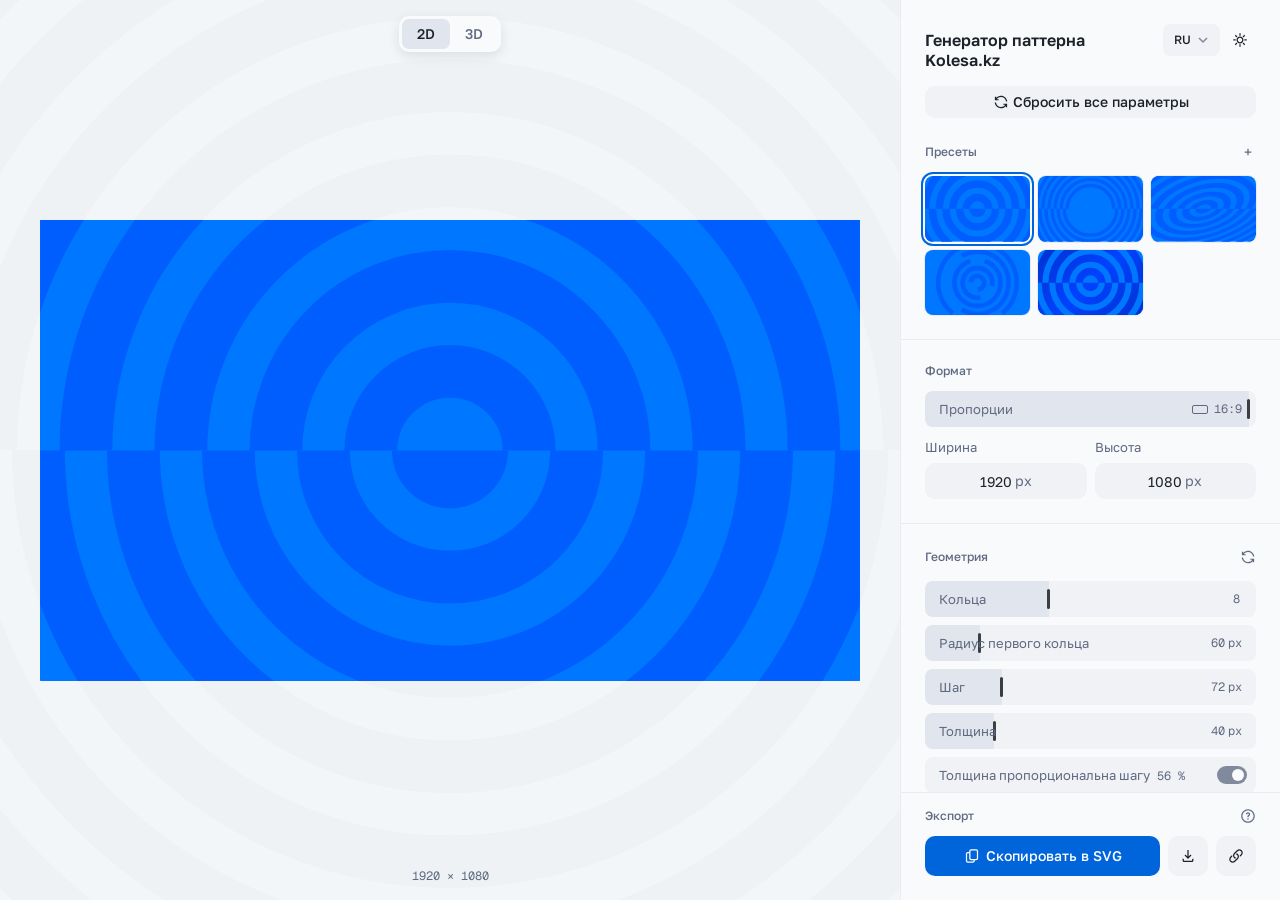
<file: web/index.html>
<!doctype html>
<html lang="ru">
<head>
<meta charset="utf-8">
<meta name="viewport" content="width=device-width, initial-scale=1">
<title>Kolesa Pattern</title>
<link rel="icon" type="image/svg+xml" href="data:image/svg+xml,%3Csvg xmlns=%22http://www.w3.org/2000/svg%22 width=%2264%22 height=%2264%22 viewBox=%22-104 -104 208 208%22 fill=%22none%22%3E%3Cpath d=%22M-47 0A47 47 0 0 0 47 0Z%22 fill=%22%23005EFF%22/%3E%3Cpath d=%22M-60 0A60 60 0 0 1 60 0 M-87.5 0A87.5 87.5 0 0 0 87.5 0%22 stroke=%22%23005EFF%22 stroke-width=%2229%22 fill=%22none%22/%3E%3C/svg%3E">
<link rel="preconnect" href="https://fonts.googleapis.com">
<link rel="preconnect" href="https://fonts.gstatic.com" crossorigin>
<link href="https://fonts.googleapis.com/css2?family=Golos+Text:wght@400..900&family=Geist+Mono:wght@400;500&display=swap" rel="stylesheet">
<link rel="stylesheet" href="ds/kds.css?v=__V__">
<link rel="stylesheet" href="style.css?v=__V__">
</head>
<body>
<div class="app">
  <aside class="panel">
    <header class="head">
      <h1 data-t="title"></h1>
      <div class="headTools">
        <select class="kds-input langSel" id="langs" aria-label="Language"></select>
        <button class="kds-btn kds-btn--ghost kds-btn--size-icon-sm" id="themeBtn" data-t-aria="theme" data-kbd="D"><i data-icon="sun"></i></button>
      </div>
    </header>
    <button class="kds-btn kds-btn--outline kds-btn--size-sm wide" id="resetTop"><i data-icon="update"></i><span data-t="resetAll"></span></button>

    <section>
      <div class="secHead"><h2 data-t="variant"></h2>
        <button class="kds-btn kds-btn--ghost kds-btn--size-icon-sm" id="addPreset" data-t-aria="addPreset"><i data-icon="add-plus"></i></button>
      </div>
      <div class="presetGrid" id="variants"></div>
    </section>

    <section>
      <h2 data-t="format"></h2>
      <div class="slider ratioSlider"><div class="scrub"><span class="scrubFill"></span><span class="scrubTicks"></span><span class="scrubThumb"></span>
        <label class="name" for="ratio" data-t="ratio"></label>
        <input type="range" id="ratio" min="0" max="6" step="any">
        <span class="scrubVal"><span class="ratioIcon" id="ratioIcon" aria-hidden="true"><i></i></span><span class="ratioText" id="ratioText"></span></span>
      </div></div>
      <div class="row2">
        <div class="kds-field"><label class="kds-label" for="width" data-t="width"></label><input class="kds-input" type="number" id="width" min="16" max="20000" data-unit="px"></div>
        <div class="kds-field"><label class="kds-label" for="height" data-t="height"></label><input class="kds-input" type="number" id="height" min="16" max="20000" data-unit="px"></div>
      </div>
    </section>

    <section>
      <div class="secHead"><h2 data-t="geometry"></h2><button class="kds-btn kds-btn--ghost kds-btn--size-icon-sm" id="resetGeom" data-t-aria="resetGeomTip"><i data-icon="update"></i></button></div>
      <div id="geomSliders"></div>
      <label class="check"><input type="checkbox" role="switch" class="switch" id="linkTS"><span><span data-t="linkTS"></span> <span class="unit" id="tsRatioText"></span></span></label>
      <label class="check"><input type="checkbox" role="switch" class="switch" id="shiftOn"><span data-t="shift"></span></label>
      <label class="check"><input type="checkbox" role="switch" class="switch" id="core"><span data-t="core"></span></label>
      <label class="check"><input type="checkbox" role="switch" class="switch" id="variation"><span data-t="variation"></span></label>
      <details>
        <summary data-t="advanced"></summary>
        <div id="advSliders"></div>
      </details>
    </section>

    <!-- Camera: size & position in both modes; 3D adds orbit / distance sliders and the camera reset (.cam3d). -->
    <section id="camSec">
      <div class="titleTip"><h2><span class="cam3d" data-t="camera"></span><span class="cam2d" data-t="position"></span></h2><span class="helpTip helpTip--wide" tabindex="0"><i data-icon="question-round"></i><span class="tip" role="tooltip"><ul class="keys" id="posKeys"></ul></span></span></div>
      <div class="kds-tabs__list miniSeg segAnim" id="scaleMode">
        <button class="kds-tabs__trigger" data-v="rel" data-t="scaleRelS" data-t-aria="scaleRel"></button>
        <button class="kds-tabs__trigger" data-v="abs" data-t="scaleAbsS" data-t-aria="scaleAbs"></button>
      </div>
      <div id="scaleSlider"></div>
      <div id="camSliders" class="cam3d"></div>
      <div id="rotZSlider"></div>
      <div class="btnRow">
        <button class="kds-btn kds-btn--outline kds-btn--size-sm cam2d" id="centerBtn" data-tip="" data-kbd="H"><i data-icon="fullscreen-exit"></i><span data-t="center"></span></button>
        <button class="kds-btn kds-btn--outline kds-btn--size-sm cam3d" id="resetCam" data-tip="" data-kbd="H"><i data-icon="rotate"></i><span data-t="resetCam"></span></button>
      </div>
    </section>

    <section>
      <h2 data-t="colors"></h2>
      <div class="colorRow"><span class="kds-label" data-t="ring"></span><input type="color" id="ringColor" data-alpha="ringOpacity"><div class="swatches" id="ringSw"></div></div>
      <div class="colorRow"><span class="kds-label" data-t="bg"></span><input type="color" id="bgColor" data-alpha="bgOpacity"><div class="swatches" id="bgSw"></div></div>
      <label class="check"><input type="checkbox" role="switch" class="switch" id="bgOn"><span data-t="bgOn"></span></label>
      <label class="check"><input type="checkbox" role="switch" class="switch" id="gradient"><span data-t="gradientOn"></span></label>
      <div id="gradBox" class="gradBox">
        <div class="swatches grads" id="gradSw"></div>
        <div class="gradStops"><input type="color" id="g0" data-alpha="gradOpacity.0"><input type="color" id="g1" data-alpha="gradOpacity.1"><input type="color" id="g2" data-alpha="gradOpacity.2"></div>
        <div id="angleSlider"></div>
      </div>
    </section>

    <section class="exportSec">
      <div class="secHead"><h2 data-t="export"></h2>
        <span class="helpTip" tabindex="0"><i data-icon="question-round"></i><span class="tip" role="tooltip" id="copyHint"></span></span>
      </div>
      <div class="exportRow">
        <button class="kds-btn kds-btn--default kds-btn--size-lg" id="copyBtn" data-tip="" data-kbd="mod+C"><i data-icon="copy"></i><span data-t="copy"></span></button>
        <button class="kds-btn kds-btn--outline kds-btn--size-icon-lg" id="downloadBtn" data-t-aria="download"><i data-icon="download"></i></button>
        <button class="kds-btn kds-btn--outline kds-btn--size-icon-lg" id="shareBtn" data-t-aria="share"><i data-icon="link"></i></button>
      </div>
    </section>
  </aside>

  <main class="stage" id="stage">
    <div class="ghost" id="ghost" aria-hidden="true"></div>
    <div class="frame" id="frame"></div>
    <div class="kds-tabs__list viewSeg segAnim" id="viewMode" role="group" data-t-aria="viewMode">
      <button class="kds-tabs__trigger" data-v="0">2D</button>
      <button class="kds-tabs__trigger" data-v="1">3D</button>
    </div>
    <div class="size" id="sizeLabel"></div>
    <div class="resizer" id="resizer" role="separator" aria-orientation="vertical" data-t-aria="panelWidth" tabindex="0"></div>
  </main>
</div>
<div class="toast" id="toast" role="status"></div>
<script type="module" src="js/app.js?v=__V__"></script>
</body>
</html>
</file>
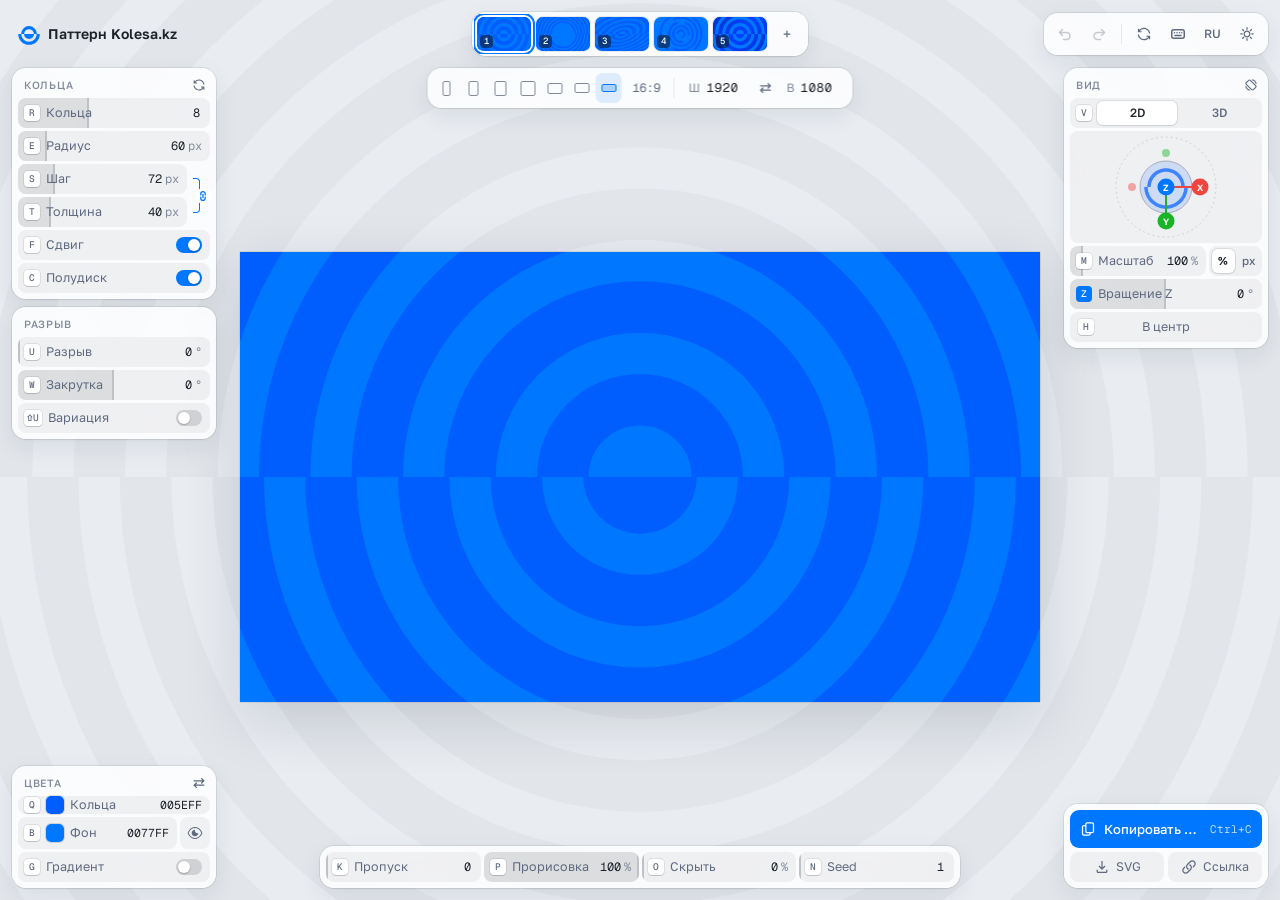
<file: web/perimeter.html>
<!doctype html>
<html lang="ru">
<head>
<meta charset="utf-8">
<meta name="viewport" content="width=device-width, initial-scale=1">
<title>Kolesa Pattern</title>
<link rel="icon" type="image/svg+xml" href="data:image/svg+xml,%3Csvg xmlns=%22http://www.w3.org/2000/svg%22 width=%2264%22 height=%2264%22 viewBox=%22-104 -104 208 208%22 fill=%22none%22%3E%3Cpath d=%22M-47 0A47 47 0 0 0 47 0Z%22 fill=%22%23005EFF%22/%3E%3Cpath d=%22M-60 0A60 60 0 0 1 60 0 M-87.5 0A87.5 87.5 0 0 0 87.5 0%22 stroke=%22%23005EFF%22 stroke-width=%2229%22 fill=%22none%22/%3E%3C/svg%3E">
<link rel="preconnect" href="https://fonts.googleapis.com">
<link rel="preconnect" href="https://fonts.gstatic.com" crossorigin>
<link href="https://fonts.googleapis.com/css2?family=Golos+Text:wght@400..900&family=Geist+Mono:wght@400;500&display=swap" rel="stylesheet">
<link rel="stylesheet" href="perimeter.css?v=__V__">
</head>
<body>
<!-- Perimeter interface: no side panel. The canvas is the whole window; every parameter sits on the edge it belongs to.
     top — what we make (presets, format) · left — the pattern itself (ring structure, gap, colour)
     right — how we look at it and where it goes (view, gizmo, export) · bottom — draw progress (a timeline lives at the bottom). -->
<main class="stage" id="stage">
  <div class="ghost" id="ghost" aria-hidden="true"></div>
  <div class="frame" id="frame"></div>
</main>

<!-- All edge controls live in one layer that scales down as a whole in a small window (js: --k). -->
<div class="uiLayer" id="ui">
<header class="top ui" id="top">
  <div class="brand">
    <svg class="mark" viewBox="-104 -104 208 208" aria-hidden="true"><path d="M-47 0A47 47 0 0 0 47 0Z" fill="currentColor"/><path d="M-60 0A60 60 0 0 1 60 0M-87.5 0A87.5 87.5 0 0 0 87.5 0" stroke="currentColor" stroke-width="29" fill="none"/></svg>
    <span class="brandName" data-x="p_title"></span>
  </div>
  <div class="isle presetsIsle">
    <div class="presets" id="variants"></div>
    <button class="ibtn" type="button" id="addPreset" data-x-tip="addPreset"><i data-icon="add-plus"></i></button>
  </div>
  <div class="isle tools">
    <button class="ibtn" type="button" id="undoBtn" data-x-tip="undo" data-kbd="mod+Z"><i data-icon="undo"></i></button>
    <button class="ibtn" type="button" id="redoBtn" data-x-tip="redo" data-kbd="shift+mod+Z"><i data-icon="redo"></i></button>
    <span class="vsep"></span>
    <button class="ibtn" type="button" id="resetTop" data-x-tip="resetAll"><i data-icon="update"></i></button>
    <button class="ibtn" type="button" id="cheatsBtn" data-x-tip="shortcuts" data-kbd="?"><i data-icon="keys"></i></button>
    <select class="langSel" id="langs" aria-label="Language"></select>
    <button class="ibtn" type="button" id="themeBtn" data-x-tip="theme" data-kbd="D"><i data-icon="sun"></i></button>
  </div>
</header>

<!-- Format hugs the top edge of the canvas, like a dimension line. -->
<div class="isle formatBar ui" id="formatBar">
  <div class="ratios" id="ratios" role="group" data-x-aria="ratio"></div>
  <span class="ratioText" id="ratioText"></span>
  <span class="vsep"></span>
  <label class="dim"><span class="dimL" id="wL" data-x="wS"></span><input class="dimIn" type="number" id="width" min="16" max="20000" data-x-aria="width"></label>
  <button class="ibtn sm" type="button" id="swapWH" data-x-tip="swapWH"><i data-icon="swap"></i></button>
  <label class="dim"><span class="dimL" id="hL" data-x="hS"></span><input class="dimIn" type="number" id="height" min="16" max="20000" data-x-aria="height"></label>
</div>

<!-- Left: the pattern itself. The arcs grow from 9 o'clock, i.e. from this side. -->
<aside class="col colL ui" id="colL">
  <section class="isle">
    <div class="isleHead"><h2 data-x="g_rings"></h2>
      <button class="ibtn sm" type="button" id="resetGeom" data-x-tip="resetGeomTip"><i data-icon="update"></i></button></div>
    <div class="rows" id="ringDials"></div>
  </section>
  <section class="isle">
    <div class="isleHead"><h2 data-x="g_gap"></h2></div>
    <div class="rows" id="gapDials"></div>
  </section>
</aside>

<section class="isle corner cornerL ui" id="colorIsle">
  <div class="isleHead"><h2 data-x="colors"></h2>
    <button class="ibtn sm" type="button" id="swapColors" data-x-tip="swapColors" data-kbd="shift+Q"><i data-icon="swap"></i></button></div>
  <div class="rows">
    <button class="chip" type="button" id="ringChip"><kbd class="cap">Q</kbd><span class="chipSw"><i></i></span><span class="chipName" data-x="ring"></span><span class="chipVal" id="ringVal"></span></button>
    <div class="chipRow">
      <button class="chip" type="button" id="bgChip"><kbd class="cap">B</kbd><span class="chipSw"><i></i></span><span class="chipName" data-x="bg"></span><span class="chipVal" id="bgVal"></span></button>
      <button class="ibtn eye" type="button" id="bgEye" data-x-tip="bgOn" data-kbd="shift+B"><i data-icon="eye"></i></button>
    </div>
    <label class="tog" data-x-tip="gradientOn"><kbd class="cap">G</kbd><span class="togName" data-x="gradTab"></span><input type="checkbox" role="switch" class="switch" id="swGradient"></label>
  </div>
</section>

<!-- Right: how we look at it. -->
<aside class="col colR ui" id="colR">
  <section class="isle" id="viewIsle">
    <div class="isleHead"><h2 data-x="g_view"></h2>
      <button class="ibtn sm" type="button" id="resetCam" data-x-tip="resetCam" data-kbd="shift+H"><i data-icon="rotate"></i></button></div>
    <div class="rows">
      <div class="seg" id="viewMode" role="group" data-x-aria="viewMode">
        <kbd class="cap">V</kbd>
        <button type="button" data-v="0">2D</button>
        <button type="button" data-v="1">3D</button>
      </div>
      <div class="gizmoWrap"><svg id="gizmo" viewBox="-54 -54 108 108" role="img" tabindex="0"></svg></div>
      <div class="scaleRow"><div id="scaleDial"></div>
        <div class="seg mini" id="scaleMode" role="group">
          <button type="button" data-v="rel" data-x="scaleRelS" data-x-tip="scaleRel"></button>
          <button type="button" data-v="abs" data-x="scaleAbsS" data-x-tip="scaleAbs"></button>
        </div></div>
      <div class="rows" id="rotDials"></div>
      <button class="rowBtn" type="button" id="centerBtn"><kbd class="cap">H</kbd><span data-x="center"></span></button>
    </div>
  </section>
</aside>

<section class="isle corner cornerR ui" id="exportIsle">
  <button class="btnPrimary" type="button" id="copyBtn"><i data-icon="copy"></i><span data-x="copyS"></span><kbd data-k="mod+C"></kbd></button>
  <div class="btnPair">
    <button class="rowBtn" type="button" id="downloadBtn" data-x-tip="download" data-kbd="mod+S"><i data-icon="download"></i><span>SVG</span></button>
    <button class="rowBtn" type="button" id="shareBtn" data-x-tip="share"><i data-icon="link"></i><span data-x="linkS"></span></button>
  </div>
</section>

<!-- Bottom: how much of the pattern is drawn. -->
<div class="isle strip ui" id="drawStrip"></div>

<div class="picker isle" id="picker" hidden></div>
</div>

<div class="hud" id="hud" aria-live="polite"></div>
<div class="cheats" id="cheats" hidden><div class="cheatsBox" id="cheatsBox" role="dialog" aria-modal="true"></div></div>
<div class="toast" id="toast" role="status"></div>
<script type="module" src="js/perimeter.js?v=__V__"></script>
</body>
</html>
</file>
<file: web/ds/kds.css>
/* Kolesa design system — generated by tools/build_ds.py from design/kolesa-ds/ */

:root {
  --background: #ffffff;
  --foreground: #1d2129;
  --card: #ffffff;
  --card-foreground: #1d2129;
  --popover: #ffffff;
  --popover-foreground: #1d2129;
  --primary: #0065db;
  --primary-foreground: #ffffff;
  --secondary: #f0f2f5;
  --secondary-foreground: #1d2129;
  --muted: #f3f6f8;
  --muted-foreground: #5f6a80;
  --accent: #f3f6f8;
  --accent-foreground: #1d2129;
  --destructive: #e32927;
  --border: #eaecf1;
  --input: #808a9c;
  --ring: #0077ff;
  --chart-1: #0077ff;
  --chart-2: #ffdc4f;
  --chart-3: #19b526;
  --chart-4: #ff6e00;
  --chart-5: #fc2e2b;
  --sidebar: #f8fafb;
  --sidebar-foreground: #1d2129;
  --sidebar-primary: #0065db;
  --sidebar-primary-foreground: #ffffff;
  --sidebar-accent: #f0f2f5;
  --sidebar-accent-foreground: #1d2129;
  --sidebar-border: #eaecf1;
  --sidebar-ring: #0077ff;
  --brand-neutral: #1d2129;
  --brand-blue: #0077ff;
  --white: #ffffff;
  --neutral-5: #f8fafb;
  --neutral-10: #f3f6f8;
  --neutral-15: #f0f2f5;
  --neutral-20: #eaecf1;
  --neutral-25: #e1e5ed;
  --neutral-30: #d5d9e3;
  --neutral-40: #c4c9d5;
  --neutral-50: #b2b8c6;
  --neutral-75: #a2aab8;
  --neutral-100: #9099aa;
  --neutral-200: #808a9c;
  --neutral-300: #6f7a8d;
  --neutral-400: #5f6a80;
  --neutral-500: #505b71;
  --neutral-600: #485266;
  --neutral-700: #414a5c;
  --neutral-800: #3a4252;
  --neutral-900: #333a47;
  --neutral-925: #2b313d;
  --neutral-950: #242933;
  --neutral-990: #1d2129;
  --neutral-995: #12151a;
  --neutral-1000: #000000;
  --blue-5: #f0f7ff;
  --blue-10: #e5f1ff;
  --blue-15: #dbecff;
  --blue-20: #d1e7ff;
  --blue-30: #c2deff;
  --blue-40: #add3ff;
  --blue-50: #99c9ff;
  --blue-100: #85beff;
  --blue-200: #61acff;
  --blue-300: #4099ff;
  --blue-400: #1f89ff;
  --blue-500: #0077ff;
  --blue-600: #0065db;
  --blue-700: #0056b8;
  --blue-800: #004799;
  --blue-900: #00397a;
  --blue-925: #003066;
  --blue-950: #002652;
  --blue-990: #001833;
  --yellow-5: #fffdf6;
  --yellow-10: #fffcee;
  --yellow-15: #fffae5;
  --yellow-20: #fff8dc;
  --yellow-30: #fff5cb;
  --yellow-40: #fff1b9;
  --yellow-50: #ffeea7;
  --yellow-100: #ffea95;
  --yellow-200: #ffe784;
  --yellow-300: #ffe372;
  --yellow-400: #ffe061;
  --yellow-500: #ffdc4f;
  --yellow-600: #ffcb2e;
  --yellow-700: #ffc21a;
  --yellow-800: #fab60a;
  --yellow-900: #d68b00;
  --yellow-925: #a66300;
  --yellow-950: #663c00;
  --yellow-990: #2b1a00;
  --red-5: #fff4f4;
  --red-10: #ffebea;
  --red-15: #ffe0df;
  --red-20: #fed5d5;
  --red-30: #ffc1c0;
  --red-40: #feabaa;
  --red-50: #fd9694;
  --red-100: #fd8280;
  --red-200: #fd6d6b;
  --red-300: #fd5855;
  --red-500: #fc2e2b;
  --red-600: #e32927;
  --red-700: #c92522;
  --red-800: #b0201e;
  --red-900: #961b1a;
  --red-925: #7d1715;
  --red-950: #631211;
  --red-990: #4a0d0d;
  --orange-5: #fff7f2;
  --orange-10: #fff1e6;
  --orange-15: #ffe9d9;
  --orange-20: #ffe2cc;
  --orange-30: #ffd4b3;
  --orange-40: #ffc599;
  --orange-50: #ffb67f;
  --orange-100: #ffa866;
  --orange-200: #ff9a4d;
  --orange-300: #ff8b33;
  --orange-400: #ff7d1a;
  --orange-500: #ff6e00;
  --orange-600: #e56300;
  --orange-700: #cc5800;
  --orange-800: #b24d00;
  --orange-900: #994200;
  --orange-925: #803700;
  --orange-950: #662c00;
  --orange-990: #4d2100;
  --green-5: #f3fbf4;
  --green-10: #e8f8ea;
  --green-15: #ddf4df;
  --green-20: #d1f0d4;
  --green-30: #bae9be;
  --green-40: #a3e1a8;
  --green-50: #9adea0;
  --green-100: #75d37d;
  --green-200: #5ecc68;
  --green-300: #47c451;
  --green-400: #30bd3c;
  --green-500: #19b526;
  --green-600: #17a623;
  --green-700: #159620;
  --green-800: #12851c;
  --green-900: #0e6916;
  --green-925: #0b4f11;
  --green-950: #07360b;
  --green-990: #041c06;
  --space-1: 4px;
  --space-1_5: 6px;
  --space-2: 8px;
  --space-2_5: 10px;
  --space-3: 12px;
  --space-4: 16px;
  --space-6: 24px;
  --space-8: 32px;
  --radius-sm: 6px;
  --radius-md: 8px;
  --radius-lg: 10px;
  --radius-xl: 14px;
  --radius-2xl: 18px;
  --radius-3xl: 22px;
  --radius-4xl: 26px;
  --control-xs: 24px;
  --control-sm: 32px;
  --control-md: 36px;
  --control-lg: 40px;
  --font-sans: "Golos Text", system-ui, sans-serif;
  --font-mono: "Geist Mono", ui-monospace, monospace;
}

:is([data-theme="dark"], .dark) {
  --background: #1d2129;
  --foreground: #ffffff;
  --card: #242933;
  --card-foreground: #ffffff;
  --popover: #242933;
  --popover-foreground: #ffffff;
  --primary: #0065db;
  --primary-foreground: #ffffff;
  --secondary: #333a47;
  --secondary-foreground: #ffffff;
  --muted: #2b313d;
  --muted-foreground: #b2b8c6;
  --accent: #333a47;
  --accent-foreground: #ffffff;
  --destructive: #fd5855;
  --border: #333a47;
  --input: #6f7a8d;
  --ring: #0077ff;
  --chart-1: #0077ff;
  --chart-2: #ffdc4f;
  --chart-3: #19b526;
  --chart-4: #ff6e00;
  --chart-5: #fc2e2b;
  --sidebar: #242933;
  --sidebar-foreground: #ffffff;
  --sidebar-primary: #0065db;
  --sidebar-primary-foreground: #ffffff;
  --sidebar-accent: #333a47;
  --sidebar-accent-foreground: #ffffff;
  --sidebar-border: #333a47;
  --sidebar-ring: #0077ff;
  --brand-neutral: #1d2129;
  --brand-blue: #0077ff;
  --white: #ffffff;
  --neutral-5: #f8fafb;
  --neutral-10: #f3f6f8;
  --neutral-15: #f0f2f5;
  --neutral-20: #eaecf1;
  --neutral-25: #e1e5ed;
  --neutral-30: #d5d9e3;
  --neutral-40: #c4c9d5;
  --neutral-50: #b2b8c6;
  --neutral-75: #a2aab8;
  --neutral-100: #9099aa;
  --neutral-200: #808a9c;
  --neutral-300: #6f7a8d;
  --neutral-400: #5f6a80;
  --neutral-500: #505b71;
  --neutral-600: #485266;
  --neutral-700: #414a5c;
  --neutral-800: #3a4252;
  --neutral-900: #333a47;
  --neutral-925: #2b313d;
  --neutral-950: #242933;
  --neutral-990: #1d2129;
  --neutral-995: #12151a;
  --neutral-1000: #000000;
  --blue-5: #f0f7ff;
  --blue-10: #e5f1ff;
  --blue-15: #dbecff;
  --blue-20: #d1e7ff;
  --blue-30: #c2deff;
  --blue-40: #add3ff;
  --blue-50: #99c9ff;
  --blue-100: #85beff;
  --blue-200: #61acff;
  --blue-300: #4099ff;
  --blue-400: #1f89ff;
  --blue-500: #0077ff;
  --blue-600: #0065db;
  --blue-700: #0056b8;
  --blue-800: #004799;
  --blue-900: #00397a;
  --blue-925: #003066;
  --blue-950: #002652;
  --blue-990: #001833;
  --yellow-5: #fffdf6;
  --yellow-10: #fffcee;
  --yellow-15: #fffae5;
  --yellow-20: #fff8dc;
  --yellow-30: #fff5cb;
  --yellow-40: #fff1b9;
  --yellow-50: #ffeea7;
  --yellow-100: #ffea95;
  --yellow-200: #ffe784;
  --yellow-300: #ffe372;
  --yellow-400: #ffe061;
  --yellow-500: #ffdc4f;
  --yellow-600: #ffcb2e;
  --yellow-700: #ffc21a;
  --yellow-800: #fab60a;
  --yellow-900: #d68b00;
  --yellow-925: #a66300;
  --yellow-950: #663c00;
  --yellow-990: #2b1a00;
  --red-5: #fff4f4;
  --red-10: #ffebea;
  --red-15: #ffe0df;
  --red-20: #fed5d5;
  --red-30: #ffc1c0;
  --red-40: #feabaa;
  --red-50: #fd9694;
  --red-100: #fd8280;
  --red-200: #fd6d6b;
  --red-300: #fd5855;
  --red-500: #fc2e2b;
  --red-600: #e32927;
  --red-700: #c92522;
  --red-800: #b0201e;
  --red-900: #961b1a;
  --red-925: #7d1715;
  --red-950: #631211;
  --red-990: #4a0d0d;
  --orange-5: #fff7f2;
  --orange-10: #fff1e6;
  --orange-15: #ffe9d9;
  --orange-20: #ffe2cc;
  --orange-30: #ffd4b3;
  --orange-40: #ffc599;
  --orange-50: #ffb67f;
  --orange-100: #ffa866;
  --orange-200: #ff9a4d;
  --orange-300: #ff8b33;
  --orange-400: #ff7d1a;
  --orange-500: #ff6e00;
  --orange-600: #e56300;
  --orange-700: #cc5800;
  --orange-800: #b24d00;
  --orange-900: #994200;
  --orange-925: #803700;
  --orange-950: #662c00;
  --orange-990: #4d2100;
  --green-5: #f3fbf4;
  --green-10: #e8f8ea;
  --green-15: #ddf4df;
  --green-20: #d1f0d4;
  --green-30: #bae9be;
  --green-40: #a3e1a8;
  --green-50: #9adea0;
  --green-100: #75d37d;
  --green-200: #5ecc68;
  --green-300: #47c451;
  --green-400: #30bd3c;
  --green-500: #19b526;
  --green-600: #17a623;
  --green-700: #159620;
  --green-800: #12851c;
  --green-900: #0e6916;
  --green-925: #0b4f11;
  --green-950: #07360b;
  --green-990: #041c06;
}

/* fonts: <link> in index.html */ /* @import url("https://fonts.googleapis.com/css2?family=Geist+Mono:wght@400;500&family=Golos+Text:wght@400..900&display=swap"); */

/* Base — mirrors @layer base in packages/ui/src/styles/globals.css */
body { margin: 0; background: var(--background); color: var(--foreground); font-family: var(--font-sans); font-size: 14px; line-height: 20px; -webkit-font-smoothing: antialiased; }
*, *::before, *::after { box-sizing: border-box; border-color: var(--border); }

/* Button */
.kds-btn {
  display: inline-flex; flex-shrink: 0; align-items: center; justify-content: center;
  border: 1px solid transparent; border-radius: var(--radius-lg); background-clip: padding-box;
  font: 500 14px/20px var(--font-sans); white-space: nowrap; user-select: none; outline: none;
  cursor: pointer; transition: background-color var(--duration-fast) var(--ease-out), color var(--duration-fast) var(--ease-out), border-color var(--duration-fast) var(--ease-out), box-shadow var(--duration-fast) var(--ease-out), transform var(--duration-fast) var(--ease-out); text-decoration: none;
}
.kds-btn:focus-visible { border-color: var(--ring); box-shadow: 0 0 0 3px color-mix(in oklch, var(--ring) 30%, transparent); }
.kds-btn:active:not([aria-haspopup]) { transform: scale(.98); }
.kds-btn:disabled { pointer-events: none; opacity: .5; }
.kds-btn[aria-invalid="true"] { border-color: var(--destructive); box-shadow: 0 0 0 3px color-mix(in oklch, var(--destructive) 20%, transparent); }
.kds-icon { display: inline-block; flex: none; vertical-align: middle; }
.kds-btn svg { pointer-events: none; flex-shrink: 0; width: 16px; height: 16px; }

.kds-btn--default { background: var(--primary); color: var(--primary-foreground); }
.kds-btn--default:hover { background: color-mix(in oklch, var(--primary) 80%, transparent); }
.kds-btn--outline { border-color: var(--border); background: var(--background); color: var(--foreground); }
.kds-btn--outline:hover, .kds-btn--outline[aria-expanded="true"] { background: var(--muted); color: var(--foreground); }
.kds-btn--secondary { background: var(--secondary); color: var(--secondary-foreground); }
.kds-btn--secondary:hover { background: color-mix(in oklch, var(--secondary), var(--foreground) 5%); }
.kds-btn--ghost { background: transparent; color: var(--foreground); }
.kds-btn--ghost:hover, .kds-btn--ghost[aria-expanded="true"] { background: var(--muted); color: var(--foreground); }
.kds-btn--destructive { background: color-mix(in oklch, var(--destructive) 10%, transparent); color: var(--destructive); }
.kds-btn--destructive:hover { background: color-mix(in oklch, var(--destructive) 20%, transparent); }
.kds-btn--destructive:focus-visible { border-color: color-mix(in oklch, var(--destructive) 40%, transparent); box-shadow: 0 0 0 3px color-mix(in oklch, var(--destructive) 20%, transparent); }
.kds-btn--link { background: transparent; color: var(--primary); text-underline-offset: 4px; }
.kds-btn--link:hover { text-decoration: underline; }

:is([data-theme="dark"], .dark) .kds-btn--outline { background: transparent; }
:is([data-theme="dark"], .dark) .kds-btn--outline:hover { background: color-mix(in oklch, var(--input) 30%, transparent); }
:is([data-theme="dark"], .dark) .kds-btn--ghost:hover { background: color-mix(in oklch, var(--muted) 50%, transparent); }
:is([data-theme="dark"], .dark) .kds-btn--destructive { background: color-mix(in oklch, var(--destructive) 20%, transparent); }
:is([data-theme="dark"], .dark) .kds-btn--destructive:hover { background: color-mix(in oklch, var(--destructive) 30%, transparent); }

.kds-btn--size-default { height: 36px; gap: 6px; padding: 0 12px; }
.kds-btn--size-xs { height: 24px; gap: 4px; padding: 0 10px; font-size: 12px; line-height: 16px; }
.kds-btn--size-xs svg { width: 12px; height: 12px; }
.kds-btn--size-sm { height: 32px; gap: 4px; padding: 0 12px; }
.kds-btn--size-lg { height: 40px; gap: 6px; padding: 0 16px; }
.kds-btn--size-icon { width: 36px; height: 36px; padding: 0; }
.kds-btn--size-icon-xs { width: 24px; height: 24px; padding: 0; }
.kds-btn--size-icon-xs svg { width: 12px; height: 12px; }
.kds-btn--size-icon-sm { width: 32px; height: 32px; padding: 0; }
.kds-btn--size-icon-lg { width: 40px; height: 40px; padding: 0; }

/* Badge */
.kds-badge {
  display: inline-flex; align-items: center; gap: 4px; height: 20px; padding: 0 8px; flex-shrink: 0;
  border: 1px solid transparent; border-radius: var(--radius-sm);
  font: 500 12px/16px var(--font-sans); white-space: nowrap;
}
.kds-badge svg { width: 12px; height: 12px; }
.kds-badge--default { background: var(--primary); color: var(--primary-foreground); }
.kds-badge--secondary { background: var(--secondary); color: var(--secondary-foreground); }
.kds-badge--outline { border-color: var(--border); color: var(--foreground); }
.kds-badge--destructive { background: color-mix(in oklch, var(--destructive) 10%, transparent); color: var(--destructive); }
:is([data-theme="dark"], .dark) .kds-badge--destructive { background: color-mix(in oklch, var(--destructive) 20%, transparent); }

/* Card */
.kds-card {
  display: flex; flex-direction: column; gap: 24px; padding: 24px 0;
  background: var(--card); color: var(--card-foreground);
  border-radius: var(--radius-2xl); box-shadow: 0 0 0 1px color-mix(in oklch, var(--foreground) 10%, transparent);
  overflow: hidden;
}
.kds-card__header { display: flex; align-items: flex-start; gap: 12px; padding: 0 24px; }
.kds-card__heading { display: flex; flex-direction: column; gap: 4px; flex: 1; min-width: 0; }
.kds-card__title { font: 500 16px/24px var(--font-sans); }
.kds-card__description { font-size: 14px; line-height: 20px; color: var(--muted-foreground); }
.kds-card__action { flex-shrink: 0; }
.kds-card__content { padding: 0 24px; }
.kds-card__footer { display: flex; align-items: center; gap: 8px; padding: 0 24px; }

/* Input */
.kds-input {
  width: 100%; min-width: 0; height: 36px; padding: 0 12px;
  border: 1px solid var(--input); border-radius: var(--radius-lg); background: transparent;
  color: var(--foreground); font: 400 14px/20px var(--font-sans); outline: none; transition: border-color .15s, box-shadow .15s;
}
.kds-input::placeholder { color: var(--muted-foreground); }
.kds-input:focus-visible { border-color: var(--ring); box-shadow: 0 0 0 3px color-mix(in oklch, var(--ring) 30%, transparent); }
.kds-input:disabled { pointer-events: none; opacity: .5; }
.kds-input[aria-invalid="true"] { border-color: var(--destructive); box-shadow: 0 0 0 3px color-mix(in oklch, var(--destructive) 20%, transparent); }
:is([data-theme="dark"], .dark) .kds-input { background: color-mix(in oklch, var(--input) 30%, transparent); }

.kds-field { display: flex; flex-direction: column; gap: 8px; }
.kds-label { font: 500 14px/20px var(--font-sans); color: var(--foreground); }
.kds-hint { font-size: 12px; line-height: 16px; color: var(--muted-foreground); }
.kds-hint--error { color: var(--destructive); }

/* Tabs */
.kds-tabs { display: flex; flex-direction: column; gap: 16px; }
.kds-tabs__list { display: inline-flex; align-self: flex-start; align-items: center; height: 36px; padding: 3px; border-radius: var(--radius-lg); background: var(--muted); color: var(--muted-foreground); }
.kds-tabs__trigger {
  display: inline-flex; align-items: center; justify-content: center; gap: 6px; height: 100%; padding: 0 12px;
  border: 1px solid transparent; border-radius: calc(var(--radius-lg) - 3px); background: transparent; color: inherit;
  font: 500 14px/20px var(--font-sans); white-space: nowrap; cursor: pointer; outline: none; transition: background-color var(--duration-fast) var(--ease-out), color var(--duration-fast) var(--ease-out), border-color var(--duration-fast) var(--ease-out), box-shadow var(--duration-fast) var(--ease-out);
}
.kds-tabs__trigger:hover { color: var(--foreground); }
.kds-tabs__trigger.is-active { background: var(--background); color: var(--foreground); box-shadow: 0 1px 2px 0 rgb(0 0 0 / 0.05); }
:is([data-theme="dark"], .dark) .kds-tabs__trigger.is-active { background: color-mix(in oklch, var(--input) 30%, transparent); border-color: var(--input); }
.kds-tabs__trigger:focus-visible { border-color: var(--ring); box-shadow: 0 0 0 3px color-mix(in oklch, var(--ring) 30%, transparent); }
.kds-tabs__trigger:disabled { pointer-events: none; opacity: .5; }
.kds-tabs__panel { font-size: 14px; line-height: 20px; }

/* ── Gradients (Figma · Брендбук Kolesa.kz → Палитра → Градиенты, 8659:7104) ──
   Только для фонов: обложки, баннеры, герои. Сверху вниз, как в гайде. */
:root {
  --gradient-1: linear-gradient(180deg, #1f89ff 0%, #0077ff 50%, #0065db 100%);
  --gradient-2: linear-gradient(180deg, #0056b8 0%, #0077ff 50%, #85beff 100%);
  --gradient-3: linear-gradient(180deg, #0077ff 0%, #61acff 50%, #c2deff 100%);
  --gradient-4: linear-gradient(180deg, #000000 0%, #001833 25%, #004799 50%, #0077ff 75%, #c2deff 100%);
  --gradient-kolesa-plus: linear-gradient(180deg, #7733ff 0%, #3c5cf8 50%, #19acf6 100%);
  --gradient-kolesa-ai: linear-gradient(180deg, #4e33fe 0%, #0077ff 50%, #00d4ff 100%);
}
.kds-gradient-1 { background-image: var(--gradient-1); }
.kds-gradient-2 { background-image: var(--gradient-2); }
.kds-gradient-3 { background-image: var(--gradient-3); }
.kds-gradient-4 { background-image: var(--gradient-4); }
.kds-gradient-kolesa-plus { background-image: var(--gradient-kolesa-plus); }
.kds-gradient-kolesa-ai { background-image: var(--gradient-kolesa-ai); }



:root {
  --duration-fast: 150ms;   /* hover, press, toggles */
  --duration-base: 250ms;   /* panels, tabs, popovers */
  --duration-slow: 400ms;   /* text and block reveals */
  --ease-out: cubic-bezier(.22, 1, .36, 1);
  --ease-in-out: cubic-bezier(.65, 0, .35, 1);
  --ease-spring: cubic-bezier(.34, 1.56, .64, 1); /* small overshoot: zoom, SlidingNumber, Magnetic */
}
</file>
<file: web/style.css>
/* App layout on top of the Kolesa design system (ds/kds.css): tokens, kds-btn, kds-input, kds-tabs. */
html, body { height: 100%; }
button, input, select { font: inherit; color: inherit; }
.kds-btn i, .kds-btn .kds-icon { display: inline-flex; }

.app { --panel-w: 380px; display: grid; grid-template-columns: 1fr var(--panel-w); height: 100vh; }
/* Panel width handle: sits on the panel's left border */
/* Inside .stage at its right edge, so it overlaps no composited layer (the panel scroller) and adds no repaint. */
.resizer { position: absolute; top: 0; bottom: 0; right: 0; width: 6px; cursor: col-resize; touch-action: none; }
.resizer::after { content: ''; position: absolute; top: 0; bottom: 0; right: 0; width: 2px; background: transparent; transition: background var(--duration-fast) var(--ease-out); }
.resizer:hover::after, .resizer.on::after, .resizer:focus-visible::after { background: var(--primary); }
.resizer:focus-visible { outline: none; }
body.resizing { cursor: col-resize; user-select: none; }
body.resizing .frame { pointer-events: none; will-change: transform; }

/* Panel — sidebar tokens */
.panel { order: 2; background: var(--sidebar); color: var(--sidebar-foreground); border-left: 1px solid var(--sidebar-border); overflow-y: auto; padding: var(--space-6); }
.head { display: flex; justify-content: space-between; align-items: flex-start; gap: var(--space-3); margin-bottom: var(--space-4); }
h1 { font: 600 16px/20px var(--font-sans); margin: 0; flex: 1; min-width: 0; padding-top: 6px; }
.headTools { display: flex; align-items: center; gap: var(--space-1); }
h2 { font: 500 12px/16px var(--font-sans); color: var(--muted-foreground); margin: 0 0 var(--space-3); }
/* Separators run edge to edge of the panel, past its side padding (--pad). */
.panel { --pad: var(--space-6); }
section { position: relative; padding: var(--space-6) 0 0; margin-top: var(--space-6); }
section::before { content: ''; position: absolute; top: 0; left: calc(-1 * var(--pad)); right: calc(-1 * var(--pad)); border-top: 1px solid var(--sidebar-border); }
#resetTop + section { padding-top: 0; }
#resetTop + section::before { display: none; }
.exportSec::before { left: 0; right: 0; }
.wide { width: 100%; }
.secHead { display: flex; justify-content: space-between; align-items: center; gap: var(--space-2); margin: -6px 0 var(--space-2); }
.secHead h2 { margin: 0; }
.secHead .kds-btn { margin-right: calc(-1 * var(--space-2)); color: var(--muted-foreground); }
.secHead .kds-btn:hover { color: var(--foreground); }

/* Segmented controls = kds-tabs list */
.seg { display: grid; height: auto; width: 100%; gap: 0; margin-bottom: var(--space-3); }
.seg .kds-tabs__trigger { height: 30px; padding: 0 var(--space-2); }
.grid2 { grid-template-columns: 1fr 1fr; }
.grid3 { grid-template-columns: repeat(3, 1fr); }
.seg-sm { height: 32px; }
.seg-sm .kds-tabs__trigger { padding: 0 var(--space-2); font-size: 12px; text-transform: uppercase; }

/* Brand presets: cards with live thumbnails */
.presetGrid { display: grid; grid-template-columns: repeat(auto-fill, minmax(96px, 1fr)); gap: var(--space-2); }
.presetCard { display: flex; flex-direction: column; gap: var(--space-1_5); padding: 0; border: 0; background: none; cursor: pointer; text-align: left; color: var(--muted-foreground); }
.presetCard .thumb { display: block; aspect-ratio: 16 / 10; border-radius: var(--radius-md); overflow: hidden; background: var(--muted);
  box-shadow: 0 0 0 1px var(--sidebar-border); transition: box-shadow var(--duration-fast) var(--ease-out); }
.presetCard .thumb svg { display: block; width: 100%; height: 100%; }
.presetCard .name { font-size: 12px; line-height: 16px; font-weight: 500; white-space: nowrap; overflow: hidden; text-overflow: ellipsis; }
.presetCard:hover .thumb { box-shadow: 0 0 0 1px var(--input); }
.presetCard:hover .name { color: var(--foreground); }
.presetCard.is-active .thumb { box-shadow: 0 0 0 2px var(--sidebar), 0 0 0 4px var(--primary); }
.presetCard.is-active .name { color: var(--foreground); }
.presetCard:focus-visible { outline: none; }
.presetCard { position: relative; }
/* User presets: delete on hover, rename in place */
.presetCard .del { position: absolute; top: 4px; right: 4px; width: 20px; height: 20px; display: grid; place-items: center; padding: 0; border: 0; border-radius: 50%;
  background: var(--scrim); color: var(--white); cursor: pointer; opacity: 0; transition: opacity var(--duration-fast) var(--ease-out); }
.presetCard .del svg { width: 12px; height: 12px; }
.presetCard:hover .del, .presetCard:focus-within .del { opacity: 1; }
.presetCard .del:hover { background: var(--destructive); }
.presetCard .nameEdit { height: 20px; padding: 0 4px; margin: -2px 0; font-size: 12px; border-radius: var(--radius-sm); }
.presetCard.fresh .thumb { animation: kp-pop var(--duration-base, 200ms) var(--ease-out); }
@keyframes kp-pop { from { transform: scale(0.92); opacity: 0; } }
@media (prefers-reduced-motion: reduce) { .presetCard.fresh .thumb { animation: none; } }
.presetCard:focus-visible .thumb { box-shadow: 0 0 0 2px var(--sidebar), 0 0 0 4px var(--ring); }

/* Aspect-ratio slider: same scrub bar as the others; value = proportion icon + ratio, ticks at the 7 stops. */
.ratioSlider .scrubVal { align-items: center; gap: var(--space-1_5); pointer-events: none; }   /* read-only value: let drags reach the slider */
.ratioSlider .scrubTicks { left: calc(var(--inset) + var(--thumb) / 2); right: calc(var(--inset) + var(--thumb) / 2);
  background: linear-gradient(to right, var(--tick) 0 1px, transparent 0) 0 0 / calc((100% - 1px) / 6) 100% repeat-x; }
.ratioIcon { flex: none; display: flex; align-items: center; justify-content: center; width: 16px; height: 16px; }
.ratioIcon i { display: block; border: 1.25px solid currentColor; border-radius: 2px; box-sizing: border-box; }
.ratioText { font-variant-numeric: tabular-nums; white-space: nowrap; }
select.kds-input { appearance: none; padding-right: 32px; cursor: pointer;
  background: transparent url("data:image/svg+xml,%3Csvg xmlns='http://www.w3.org/2000/svg' width='16' height='16' viewBox='0 0 16 16'%3E%3Cpath d='M4 6l4 4 4-4' fill='none' stroke='%23808a9c' stroke-width='1.5'/%3E%3C/svg%3E") no-repeat right 10px center; }
/* The DS dark theme resets .kds-input with the `background` shorthand, which wiped the arrow — restore it. */
:is([data-theme="dark"], .dark) select.kds-input {
  background-image: url("data:image/svg+xml,%3Csvg xmlns='http://www.w3.org/2000/svg' width='16' height='16' viewBox='0 0 16 16'%3E%3Cpath d='M4 6l4 4 4-4' fill='none' stroke='%23a3abb8' stroke-width='1.5'/%3E%3C/svg%3E");
  background-repeat: no-repeat; background-position: right 10px center; }
select.kds-input option { color: var(--brand-neutral); }
.row2 { display: grid; grid-template-columns: 1fr 1fr; gap: var(--space-2); margin-top: var(--space-3); }

/* Sliders = scrub bars (Figma Temp 36:339). Neutral fills are the foreground colour at low opacity,
   so the same bar works on the light and the dark sidebar. --f (0…1) comes from paintRange(). */
.slider { margin-bottom: var(--space-2); }
.slider.withAside { display: grid; grid-template-columns: 1fr auto; align-items: center; gap: var(--space-2); }
.scrub { --f: .5; --thumb: 3px; --inset: 6px; position: relative; height: 36px; border-radius: var(--radius-md); overflow: hidden;
  background: var(--fill); }
.scrubFill { position: absolute; inset: 0 auto 0 0; width: calc(var(--inset) + var(--thumb) / 2 + (100% - 2 * var(--inset) - var(--thumb)) * var(--f));
  background: var(--fill-2); transition: background var(--duration-fast) var(--ease-out); }
.scrubThumb { position: absolute; top: 8px; width: var(--thumb); height: 20px; border-radius: 99px; left: calc(var(--inset) + (100% - 2 * var(--inset) - var(--thumb)) * var(--f));
  background: var(--foreground); opacity: .85; pointer-events: none; transition: opacity var(--duration-fast) var(--ease-out); }
.scrubTicks { position: absolute; inset: 14px 0 auto; height: 8px; opacity: 0; pointer-events: none; transition: opacity var(--duration-fast) var(--ease-out);
  background: linear-gradient(to right, transparent calc(25% - .5px), var(--tick) 0 calc(25% + .5px), transparent 0 calc(50% - .5px), var(--tick) 0 calc(50% + .5px),
    transparent 0 calc(75% - .5px), var(--tick) 0 calc(75% + .5px), transparent 0);
  --tick: var(--fill-4); }
.scrub .name { position: absolute; left: 14px; top: 50%; transform: translateY(-50%); max-width: calc(100% - 110px); overflow: hidden; text-overflow: ellipsis; white-space: nowrap;
  font: 400 13px/16px var(--font-sans); color: var(--muted-foreground); pointer-events: none; transition: color var(--duration-fast) var(--ease-out); }
.scrubVal { position: absolute; right: 14px; top: 50%; transform: translateY(-50%); z-index: 2; display: flex; align-items: baseline;
  font: 400 12px/16px var(--font-mono); color: var(--muted-foreground); font-variant-numeric: tabular-nums; transition: color var(--duration-fast) var(--ease-out); }
.scrubNum { all: unset; field-sizing: content; min-width: 1ch; max-width: 9ch; text-align: right; font: inherit; color: inherit; cursor: text; border-radius: 4px; padding: 0 2px; -moz-appearance: textfield; }
.scrubNum:hover, .scrubNum:focus { background: var(--fill-3); }
.scrubNum:focus { color: var(--foreground); }
.scrubUnit { margin-left: 1px; }
/* the real control: invisible range across the whole bar */
.scrub input[type=range] { position: absolute; inset: 0; z-index: 1; width: 100%; height: 100%; opacity: 0; cursor: ew-resize; }
.scrub input[type=range]::-webkit-slider-runnable-track { height: 100%; background: none; }
.scrub input[type=range]::-webkit-slider-thumb { width: calc(var(--thumb) + 2 * var(--inset)); height: 36px; margin-top: 0; }
.scrub input[type=range]::-moz-range-thumb { width: calc(var(--thumb) + 2 * var(--inset)); height: 36px; }
.scrub:hover .scrubFill, .scrub:active .scrubFill { background: var(--fill-3); }
.scrub:hover .scrubTicks, .scrub:active .scrubTicks { opacity: 1; }
.scrub:hover .scrubThumb, .scrub:active .scrubThumb { opacity: 1; }
.scrub:hover .name, .scrub:active .name, .scrub:hover .scrubVal, .scrub:active .scrubVal { color: var(--foreground); }
.scrub:has(input[type=range]:focus-visible) { box-shadow: var(--focus-inset); }
@media (prefers-reduced-motion: reduce) { .scrub * { transition: none !important; } }
/* Range: flat track (no outline), filled part = --p (set from JS), plain thumb */
input[type=range] { -webkit-appearance: none; appearance: none; width: 100%; height: 16px; margin: 0; background: transparent; cursor: pointer; --p: 50%; }
input[type=range]::-webkit-slider-runnable-track { height: 4px; border: 0; border-radius: 999px;
  background: linear-gradient(to right, var(--primary) 0 var(--p), var(--fill-3) var(--p) 100%); }
input[type=range]::-moz-range-track { height: 4px; border: 0; border-radius: 999px; background: var(--fill-3); }
input[type=range]::-moz-range-progress { height: 4px; border-radius: 999px; background: var(--primary); }
input[type=range]::-webkit-slider-thumb { -webkit-appearance: none; width: 14px; height: 14px; margin-top: -5px; border: 0; border-radius: 50%; background: var(--primary);
  transition: box-shadow var(--duration-fast) var(--ease-out); }
input[type=range]::-moz-range-thumb { width: 14px; height: 14px; border: 0; border-radius: 50%; background: var(--primary); }
input[type=range]:hover::-webkit-slider-thumb { box-shadow: var(--focus); }
input[type=range]:focus-visible { outline: none; }
input[type=range]:focus-visible::-webkit-slider-thumb { box-shadow: var(--focus); }

/* Toggle rows match the scrub bars: same 36px plate, 13px muted label, foreground on hover.
   Switch is neutral (foreground tints) instead of brand blue, like the slider handle. */
.check { position: relative; display: flex; flex-direction: row-reverse; justify-content: space-between; align-items: center; gap: var(--space-3);
  height: 36px; margin: 0 0 var(--space-2); padding: 0 9px 0 14px; border-radius: var(--radius-md); cursor: pointer;
  background: var(--fill); color: var(--muted-foreground);
  font: 400 13px/16px var(--font-sans); transition: background var(--duration-fast) var(--ease-out), color var(--duration-fast) var(--ease-out); }
.check > span { min-width: 0; overflow: hidden; text-overflow: ellipsis; white-space: nowrap; }
.check:hover { background: var(--fill-2); color: var(--foreground); }
.switch { appearance: none; -webkit-appearance: none; flex: none; position: relative; width: 30px; height: 18px; margin: 0; border-radius: 999px; cursor: pointer;
  background: var(--fill-3); transition: background var(--duration-fast) var(--ease-out); }
.switch::before { content: ''; position: absolute; top: 3px; left: 3px; width: 12px; height: 12px; border-radius: 50%; background: var(--foreground); opacity: .55;
  transition: transform var(--duration-fast) var(--ease-out), background var(--duration-fast) var(--ease-out), opacity var(--duration-fast) var(--ease-out); }
.switch:checked { background: var(--on); }
.check:hover .switch:checked { background: var(--on-hover); }
.switch:checked::before { transform: translateX(12px); background: var(--sidebar); opacity: 1; }
.check:hover .switch:not(:checked) { background: var(--fill-4); }
.check:hover .switch:not(:checked)::before { opacity: .8; }
#tsRatioText { color: var(--muted-foreground); font: 400 12px/16px var(--font-mono); font-variant-numeric: tabular-nums; margin-left: 4px; }
.switch:focus-visible { outline: none; }
.check:has(.switch:focus-visible) { box-shadow: var(--focus-inset); }
@media (prefers-reduced-motion: reduce) { .check, .switch, .switch::before { transition: none; } }
details { margin-top: var(--space-3); }
summary { cursor: pointer; color: var(--muted-foreground); font-weight: 500; margin-bottom: var(--space-3); }
summary:hover { color: var(--foreground); }
.kds-hint { margin: var(--space-2) 0 0; }

.keys { list-style: none; margin: var(--space-3) 0 0; padding: 0; font-size: 12px; line-height: 16px; color: var(--muted-foreground); }
.keys li { display: flex; justify-content: space-between; align-items: baseline; gap: var(--space-2); padding: 3px 0; }
.keys li > span:last-child { text-align: right; }
.keys kbd { font: 400 12px/16px var(--font-mono); color: var(--foreground); background: var(--muted); border: 1px solid var(--border); border-radius: var(--radius-sm); padding: 0 5px; white-space: nowrap; }
#camSec:not(.is3d) .cam3d, #camSec.is3d .cam2d { display: none; }
.btnRow { display: flex; flex-wrap: wrap; gap: var(--space-2); margin-top: var(--space-1); }

/* Colours */
.colorRow { display: grid; grid-template-columns: 1fr 172px; align-items: center; gap: var(--space-2) var(--space-3); margin-bottom: var(--space-4); }
.colorRow .swatches { grid-column: 1 / -1; }
.swatches { display: flex; gap: var(--space-1_5); flex-wrap: wrap; }
.sw { width: 24px; height: 24px; border-radius: 50%; border: 1px solid var(--fill-3); cursor: pointer; padding: 0; transition: box-shadow var(--duration-fast) var(--ease-out); }
.sw:focus-visible { outline: none; box-shadow: var(--focus); }
.sw.on { box-shadow: 0 0 0 2px var(--sidebar), 0 0 0 4px var(--ring); }
.grads .sw { width: 44px; border-radius: var(--radius-sm); }
input[type=color] { width: 32px; height: 32px; border: 1px solid var(--input); border-radius: var(--radius-md); padding: 3px; background: transparent; cursor: pointer; }
.gradBox { display: none; margin-top: var(--space-3); }
.gradBox.show { display: block; }
.gradStops { display: grid; grid-template-columns: 1fr; gap: var(--space-2); margin: var(--space-3) 0; }

/* Presets */

.exportRow { display: flex; gap: var(--space-2); }
.exportRow #copyBtn { flex: 1; min-width: 0; }
.exportRow .kds-btn--size-icon-lg { flex: none; }
/* Export stays pinned to the bottom of the panel while the rest scrolls */
.exportSec { position: sticky; bottom: calc(-1 * var(--space-6)); z-index: 2; background: var(--sidebar);
  margin: var(--space-6) calc(-1 * var(--space-6)) calc(-1 * var(--space-6)); padding: var(--space-4) var(--space-6) var(--space-6); }
.exportSec .secHead { margin: 0 0 var(--space-3); }
/* Help icon with a hover / focus tooltip */
.helpTip { position: relative; display: inline-flex; color: var(--muted-foreground); cursor: help; border-radius: 50%; }
.helpTip:hover, .helpTip:focus-visible { color: var(--foreground); outline: none; }
.helpTip .tip { position: absolute; right: -4px; bottom: calc(100% + 8px); width: max-content; white-space: nowrap; padding: var(--space-1_5) var(--space-2_5);
  background: var(--brand-neutral); color: var(--white); border-radius: var(--radius-md); font-size: 12px; line-height: 16px;
  opacity: 0; transform: translateY(4px); pointer-events: none; transition: opacity var(--duration-fast) var(--ease-out), transform var(--duration-fast) var(--ease-out); }
.helpTip.is-open .tip { opacity: 1; transform: translateX(var(--dx, 0px)); }   /* opened by js/tips.js: delay, group, edges */
.helpTip.tipFlip .tip { bottom: auto; top: calc(100% + 8px); }
:is([data-theme="dark"], .dark) .helpTip .tip { background: var(--white); color: var(--brand-neutral); }
.helpTip .tip kbd { font: 400 12px/16px var(--font-mono); background: color-mix(in oklch, var(--white) 15%, transparent); border-radius: var(--radius-sm); padding: 0 4px; }
:is([data-theme="dark"], .dark) .helpTip .tip kbd { background: color-mix(in oklch, var(--brand-neutral) 10%, transparent); }

/* Floating tooltip for [data-tip] (js/tips.js): same look as the «?» tips; shortcut after the text, platform keys. */
.tipLayer { position: fixed; left: 0; top: 0; z-index: 50; max-width: 280px; width: max-content; display: flex; align-items: baseline; gap: 8px;
  padding: var(--space-1_5) var(--space-2_5); background: var(--brand-neutral); color: var(--white); border-radius: var(--radius-md);
  font: 400 12px/16px var(--font-sans); white-space: pre-wrap; pointer-events: none; opacity: 0; visibility: hidden; transform: translateY(4px);
  transition: opacity var(--duration-fast) var(--ease-out), transform var(--duration-fast) var(--ease-out), visibility 0s linear var(--duration-fast); }
.tipLayer[data-side="bottom"] { transform: translateY(-4px); }
.tipLayer.is-open { opacity: 1; visibility: visible; transform: none; transition-delay: 0s; }
.tipLayer kbd { font: 400 12px/16px var(--font-mono); opacity: .65; margin-left: auto; }
:is([data-theme="dark"], .dark) .tipLayer { background: var(--white); color: var(--brand-neutral); }

/* Width / Height: the label is a scrub handle (js/app.js scrubLabel): drag left / right, Shift ×10, Alt ×0.1. */
.scrubLabel { cursor: ew-resize; -webkit-user-select: none; user-select: none; touch-action: none; align-self: flex-start; }
.scrubLabel:hover { color: var(--foreground); }
body.scrubbing, body.scrubbing * { cursor: ew-resize !important; }

/* Stage */
.stage { position: relative; background: var(--muted); display: flex; align-items: center; justify-content: center; padding: 40px; overflow: hidden; }
.frame { position: relative; flex: none; cursor: grab; touch-action: none; border-radius: 2px;
  background-image: linear-gradient(45deg,var(--neutral-20) 25%,transparent 25%),linear-gradient(-45deg,var(--neutral-20) 25%,transparent 25%),linear-gradient(45deg,transparent 75%,var(--neutral-20) 75%),linear-gradient(-45deg,transparent 75%,var(--neutral-20) 75%);
  background-size: 16px 16px; background-position: 0 0,0 8px,8px -8px,-8px 0; background-color: var(--white); }
.ghost { position: absolute; inset: 0; pointer-events: none; color: color-mix(in srgb, var(--foreground) 2%, var(--muted)); }
.ghost svg { display: block; width: 100%; height: 100%; }
body.resizing .ghost { visibility: hidden; }   /* frame is only CSS-scaled while the panel is dragged */
.frame.drag { cursor: grabbing; }
.frame.c4d-orbit { cursor: move; }
.frame.c4d-pan { cursor: all-scroll; }
.frame.c4d-dolly, .frame.c4d-zoom { cursor: ns-resize; }
.frame.c4d-roll { cursor: ew-resize; }
.frame.c4d-rings { cursor: ns-resize; }
.frame.c4d-ctrl { cursor: move; }
.frame svg { display: block; width: 100%; height: 100%; will-change: transform; }   /* own layer: SVG repaints don't repaint the shadow/checkerboard */
.size { position: absolute; bottom: var(--space-4); left: 0; right: 0; text-align: center; color: var(--muted-foreground); font: 400 12px/16px var(--font-mono); }

.toast { position: fixed; left: 50%; bottom: var(--space-6); transform: translate(-50%, 8px); background: var(--brand-neutral); color: var(--white); padding: var(--space-2_5) var(--space-4); border-radius: var(--radius-lg); opacity: 0; transition: opacity var(--duration-base) var(--ease-out), transform var(--duration-base) var(--ease-out); pointer-events: none; z-index: 10; }
:is([data-theme="dark"], .dark) .toast { background: var(--white); color: var(--brand-neutral); }
.toast.show { opacity: 1; transform: translate(-50%, 0); }
.toast.show.hasAction { pointer-events: auto; }
.toast { display: flex; align-items: center; gap: var(--space-3); }
.toast .act { border: 0; background: none; padding: 0; font: inherit; font-weight: 600; color: var(--blue-200); cursor: pointer; }
:is([data-theme="dark"], .dark) .toast .act { color: var(--primary); }

@media (max-width: 760px) {
  .app { grid-template-columns: 1fr; grid-template-rows: 45vh auto; height: auto; }
  .stage { order: -1; padding: var(--space-4); height: 45vh; position: sticky; top: 0; z-index: 1; }
  .panel { border-left: 0; padding: var(--space-4); --pad: var(--space-4); }
  .resizer { display: none; }
  .exportSec { bottom: 0; margin: var(--space-6) calc(-1 * var(--space-4)) calc(-1 * var(--space-4)); padding: var(--space-4); }
}
@media (prefers-reduced-motion: reduce) { * { transition: none !important; } }

/* Panel controls without outlines: soft filled fields instead of borders (focus ring stays) */
.panel .kds-input, .panel .kds-btn--outline, .panel input[type=color] { border-color: transparent; background-color: var(--fill); }
.panel .kds-btn--outline:hover, .panel .kds-input:hover:not(:focus-visible) { background-color: var(--fill-2); }
.panel .kds-input:focus-visible { border-color: transparent; }

/* Number fields: native spin arrows hidden; our own two chevrons (no background) appear on hover/focus. */
.panel input[type=number]::-webkit-inner-spin-button,
.panel input[type=number]::-webkit-outer-spin-button { -webkit-appearance: none; appearance: none; margin: 0; display: none; }
.panel input[type=number] { -moz-appearance: textfield; appearance: textfield; }
.numWrap { position: relative; display: block; min-width: 0; }
.numWrap > input { width: 100%; }
.numWrap .spin { position: absolute; top: 50%; right: 2px; transform: translateY(-50%); display: flex; flex-direction: column; opacity: 0; transition: opacity .12s; }
.numWrap:hover .spin, .numWrap:focus-within .spin { opacity: 1; }
.panel .kds-input { text-align: center; }
.panel .numWrap > input.kds-input { padding-left: 14px; padding-right: 14px; }
.unitIn { position: absolute; top: 50%; transform: translateY(-50%); pointer-events: none; color: var(--muted-foreground); font-size: inherit; white-space: nowrap; }
.spin button { all: unset; display: grid; place-items: center; width: 14px; height: 11px; cursor: pointer; color: var(--muted-foreground); }
.spin button:hover { color: var(--foreground); }
.spin button svg { width: 8px; height: 5px; display: block; }

/* Colour field, Figma-style: small swatch (opens the picker) + always-visible editable HEX. */
.colorField { display: flex; align-items: center; gap: 8px; height: var(--control-sm, 32px); padding: 0 8px; border-radius: var(--radius-md);
  background-color: var(--fill); min-width: 0; }
.colorField:hover { background-color: var(--fill-2); }
.colorField:focus-within { box-shadow: var(--focus); }
.panel .colorField input[type=color] { flex: none; width: 16px; height: 16px; padding: 0; border: 0; border-radius: 3px; background: none; cursor: pointer; }
.colorField input[type=color]::-webkit-color-swatch-wrapper { padding: 0; }
.colorField input[type=color]::-webkit-color-swatch { border: 0; border-radius: 3px; box-shadow: inset 0 0 0 1px var(--fill-3); }
.colorField input[type=color]::-moz-color-swatch { border: 0; border-radius: 3px; }
.panel .colorField .hex { all: unset; flex: 1; min-width: 0; font: inherit; font-size: 13px; font-variant-numeric: tabular-nums; letter-spacing: .02em; color: var(--foreground); text-align: left; text-transform: uppercase; cursor: text; }
.swBox { flex: none; display: block; width: 16px; height: 16px; border-radius: 3px; line-height: 0;
  background: repeating-conic-gradient(var(--neutral-30) 0 25%, var(--white) 0 50%) 0 0 / 8px 8px; }
.colorField .sep { flex: none; align-self: stretch; width: 1px; margin: 6px 0; background: var(--fill-3); }
.panel .colorField .alpha { all: unset; width: 3ch; font: inherit; font-size: 13px; font-variant-numeric: tabular-nums; text-align: right; color: var(--foreground); cursor: text; -moz-appearance: textfield; }
.panel .colorField .alpha::-webkit-inner-spin-button, .panel .colorField .alpha::-webkit-outer-spin-button { -webkit-appearance: none; display: none; }
.colorField .pct { flex: none; font-size: 13px; color: var(--muted-foreground); margin-left: -4px; }

/* Section title with a "?" whose tooltip lists the shortcuts. */
.titleTip { position: relative; display: flex; align-items: center; gap: 6px; margin-bottom: var(--space-3); }
.titleTip .helpTip--wide { position: static; }   /* tooltip anchors to the title row, so it never runs off the panel */
.titleTip h2 { margin: 0; }
.titleTip .helpTip svg { width: 14px; height: 14px; }
.helpTip--wide .tip { left: -8px; right: auto; max-width: calc(100% + 16px); top: calc(100% + 8px); bottom: auto; transform: translateY(-4px); z-index: 20; white-space: normal; width: 300px; }
.helpTip--wide.tipFlip .tip { top: auto; bottom: calc(100% + 8px); }
.helpTip .tip .keys { margin: 0; color: inherit; opacity: 1; }
.helpTip .tip .keys li { padding: 2px 0; display: grid; grid-template-columns: auto 1fr; gap: 12px; }
.helpTip .tip .keys li > span:last-child { display: flex; flex-wrap: wrap; justify-content: flex-end; align-items: center; gap: 4px; }
.helpTip .tip .keys li > span:first-child { white-space: nowrap; }
.helpTip .tip .keys li > span:first-child { opacity: .75; }
.helpTip .tip .keys kbd { color: inherit; background: color-mix(in oklch, var(--white) 15%, transparent); border: 0; }
:is([data-theme="dark"], .dark) .helpTip .tip .keys kbd { background: color-mix(in oklch, var(--brand-neutral) 10%, transparent); }
.helpTip .tip .keys li.note { display: block; margin-top: 4px; padding-top: 6px; border-top: 1px solid color-mix(in oklch, var(--white) 12%, transparent); opacity: .75; }
:is([data-theme="dark"], .dark) .helpTip .tip .keys li.note { border-top-color: color-mix(in oklch, var(--brand-neutral) 12%, transparent); }

/* Small segmented switch right of the Scale bar (format-relative / px). */
.miniSeg { display: inline-flex; height: 24px; padding: 2px; gap: 0; width: auto; margin: 0; border-radius: var(--radius-md); }
.miniSeg .kds-tabs__trigger { height: 20px; min-width: 32px; padding: 0 8px; font-size: 12px; line-height: 16px; border-radius: calc(var(--radius-md) - 2px); }

/* Preset names are not shown under the cards: the name appears over the thumbnail on hover / keyboard focus
   (and stays while a user preset is being renamed). */
.presetCard .name, .presetCard .nameEdit { position: absolute; left: 0; right: 0; bottom: 0; z-index: 1; margin: 0; }
.presetCard .name { padding: 14px 8px 6px; border-radius: 0 0 var(--radius-md) var(--radius-md); color: var(--white);
  background: linear-gradient(to top, var(--scrim), transparent); opacity: 0; transform: translateY(2px);
  transition: opacity var(--duration-fast) var(--ease-out), transform var(--duration-fast) var(--ease-out); }
.presetCard:hover .name, .presetCard:focus-visible .name, .presetCard:focus-within .name { opacity: 1; transform: none; }
.presetCard:hover .name, .presetCard.is-active .name { color: var(--white); }
.presetCard .nameEdit { left: 4px; right: 4px; bottom: 4px; height: 22px; margin: 0; background: var(--sidebar); }

/* % / px switch next to the Scale bar: same 36px height, plate and radius as the scrub bar. */
.slider.withAside .miniSeg { height: 36px; padding: 3px; border-radius: var(--radius-md); background: var(--fill); }
.slider.withAside .miniSeg .kds-tabs__trigger { height: 30px; min-width: 36px; font-size: 13px; border-radius: calc(var(--radius-md) - 3px); }

/* Language dropdown in the header: same soft plate as the panel controls, compact. */
.panel select.langSel { width: auto; height: 32px; padding: 0 28px 0 10px; border-radius: var(--radius-md); font: 500 12px/16px var(--font-sans);
  background-position: right 8px center; background-color: var(--fill); border-color: transparent; }
.panel select.langSel:hover { background-color: var(--fill-2); }

/* Panel palette. Every UI colour is a DS token (ds/kds.css): one neutral ladder per theme plus --input,
   --ring, --primary, --destructive. No ad-hoc opacities.
   fill   = control plate        fill-2 = plate hover / scrub fill
   fill-3 = scrub fill hover, switch track, dividers, slider track      fill-4 = ticks, switch track hover */
:root { --fill: var(--neutral-15); --fill-2: var(--neutral-25); --fill-3: var(--neutral-30); --fill-4: var(--neutral-40);
  --on: var(--input); --on-hover: var(--neutral-300);
  --focus: 0 0 0 3px color-mix(in oklch, var(--ring) 30%, transparent); --focus-inset: inset 0 0 0 2px var(--ring);
  --scrim: color-mix(in oklch, var(--brand-neutral) 72%, transparent); }
:is([data-theme="dark"], .dark) { --fill: var(--neutral-900); --fill-2: var(--neutral-800); --fill-3: var(--neutral-700); --fill-4: var(--neutral-600);
  --on: var(--input); --on-hover: var(--neutral-200); }

/* Floating 2D / 3D switch over the canvas (replaces the 3D toggle in the panel). */
.viewSeg { position: absolute; top: var(--space-4); left: 50%; transform: translateX(-50%); z-index: 3;
  background: var(--sidebar);
  box-shadow: 0 4px 12px color-mix(in oklch, var(--brand-neutral) 10%, transparent); }
.viewSeg .kds-tabs__trigger { min-width: 48px; }
/* Animated two-option segmented control (2D/3D, % / px): a thumb slides under the active option,
   options are flat (no borders). .is-second on the list moves the thumb. --seg-thumb sets its colour. */
.segAnim { display: grid; grid-template-columns: 1fr 1fr; border: 0; --seg-thumb: var(--fill-2); --seg-r: var(--radius-lg); }
.segAnim::before { content: ''; position: absolute; top: 3px; bottom: 3px; left: 0; width: var(--seg-w, calc(50% - 3px));
  border-radius: calc(var(--seg-r) - 3px); background: var(--seg-thumb); transform: translateX(var(--seg-x, 3px)); }
.segAnim.is-second:not(.is-measured)::before { transform: translateX(calc(3px + 100%)); }
/* measured from the active option (--seg-x / --seg-w, js measureSeg): options may differ in width */
.segAnim.is-measured::before { transition: transform var(--duration-base) var(--ease-out), width var(--duration-base) var(--ease-out); }
.segAnim .kds-tabs__trigger, .segAnim .kds-tabs__trigger.is-active { position: relative; z-index: 1;
  border-color: transparent; background: transparent; box-shadow: none; transition: color var(--duration-base) var(--ease-out); }
.segAnim .kds-tabs__trigger:focus-visible { border-color: transparent; box-shadow: var(--focus); }
.slider.withAside .miniSeg.segAnim { position: relative; --seg-thumb: var(--fill-3); --seg-r: var(--radius-md); }
@media (prefers-reduced-motion: reduce) { .segAnim::before, .tipLayer, .helpTip .tip { transition: none !important; } }

/* Secondary labels read at the same level as slider names: 13px regular, muted; foreground on hover. */
.panel .kds-label, .panel summary, .panel .btnRow .kds-btn { font: 400 13px/16px var(--font-sans); color: var(--muted-foreground); }
.panel summary:hover, .panel .btnRow .kds-btn:hover { color: var(--foreground); }

/* No text selection inside sliders / toggle rows / segmented controls: a drag must only change the value.
   The inline number field stays selectable for typing. */
.scrub, .check, .segAnim { -webkit-user-select: none; user-select: none; }
.scrub .scrubNum:focus { -webkit-user-select: text; user-select: text; }

/* Export sits at the very bottom of the panel when the content is shorter than the window
   (no empty strip under it); when the panel scrolls it stays sticky as before. */
.panel { display: flex; flex-direction: column; }
.panel > * { flex-shrink: 0; }
.panel > .exportSec { margin-top: auto; }
.panel > :has(+ .exportSec) { margin-bottom: var(--space-6); }   /* keeps the old gap when the panel scrolls */
</file>
<file: web/perimeter.css>
/* Perimeter interface (perimeter.html): the canvas is the window, controls float on its edges.
   Own small token set instead of the design-system bundle; light / dark via data-theme on <html>. */
:root {
  --bg: #e9edf2; --fg: #1d2129; --mut: #5f6a80; --mut2: #808a9c;
  --isle: rgba(255, 255, 255, .84); --solid: #ffffff; --line: rgba(29, 33, 41, .09);
  --fill: rgba(29, 33, 41, .05); --fill2: rgba(29, 33, 41, .09); --fill3: rgba(29, 33, 41, .15); --fill4: rgba(29, 33, 41, .28);
  --accent: #0077ff; --accent-fg: #ffffff; --accent-soft: rgba(0, 119, 255, .12);
  --ax-x: #f0443e; --ax-y: #19b526; --ax-z: #0077ff;
  --shadow: 0 1px 2px rgba(16, 24, 40, .05), 0 8px 24px rgba(16, 24, 40, .08);
  --tip-bg: #1d2129; --tip-fg: #ffffff;
  --chk-a: #ffffff; --chk-b: #dfe3ea;
  --sans: 'Golos Text', system-ui, -apple-system, 'Segoe UI', sans-serif;
  --mono: 'Geist Mono', ui-monospace, 'SF Mono', Menlo, monospace;
  --col: 204px; --edge: 12px; --row: 30px; --fast: 120ms; --ease: cubic-bezier(.2, .7, .3, 1);
}
:root[data-theme="dark"] {
  --bg: #101317; --fg: #f3f6f8; --mut: #a2aab8; --mut2: #808a9c;
  --isle: rgba(30, 34, 42, .84); --solid: #1e222a; --line: rgba(255, 255, 255, .09);
  --fill: rgba(255, 255, 255, .06); --fill2: rgba(255, 255, 255, .1); --fill3: rgba(255, 255, 255, .17); --fill4: rgba(255, 255, 255, .32);
  --accent: #2b8fff; --accent-soft: rgba(43, 143, 255, .2);
  --shadow: 0 1px 2px rgba(0, 0, 0, .3), 0 10px 28px rgba(0, 0, 0, .4);
  --tip-bg: #f3f6f8; --tip-fg: #1d2129;
  --chk-a: #3a4252; --chk-b: #2b313d;
}
* { box-sizing: border-box; }
[hidden] { display: none !important; }
html, body { height: 100%; margin: 0; overflow: hidden; }
body { font: 400 13px/16px var(--sans); color: var(--fg); background: var(--bg); -webkit-font-smoothing: antialiased; }
button, input, select { font: inherit; color: inherit; }
button { cursor: pointer; }
:focus-visible { outline: 2px solid var(--accent); outline-offset: 1px; }
h2 { margin: 0; font: 500 10.5px/16px var(--sans); letter-spacing: .07em; text-transform: uppercase; color: var(--mut2); }
svg.kds-icon, .ic { display: block; width: 16px; height: 16px; flex: none; }
.ic { fill: none; stroke: currentColor; stroke-width: 1.5; stroke-linecap: round; stroke-linejoin: round; }

/* ---------- stage ---------- */
.stage { position: fixed; inset: 0; overflow: hidden; background: var(--bg); cursor: grab; touch-action: none; -webkit-user-select: none; user-select: none; }
.ghost { position: absolute; inset: 0; pointer-events: none; color: color-mix(in srgb, var(--fg) 3.5%, var(--bg)); }
.ghost svg { display: block; width: 100%; height: 100%; }
.frame { position: absolute; border-radius: 2px; box-shadow: 0 0 0 1px var(--line), 0 18px 60px rgba(16, 24, 40, .14);
  background: repeating-conic-gradient(var(--chk-b) 0 25%, var(--chk-a) 0 50%) 0 0 / 16px 16px; }
.frame svg { display: block; width: 100%; height: 100%; will-change: transform; }
.stage.drag { cursor: grabbing; }
.stage.c4d-orbit, .stage.c4d-ctrl { cursor: move; }
.stage.c4d-pan, .stage.space { cursor: all-scroll; }
.stage.c4d-zoom, .stage.c4d-rings { cursor: ns-resize; }
.stage.c4d-roll { cursor: ew-resize; }
body.scrubbing, body.scrubbing * { cursor: ew-resize !important; }
body.scrubbing .uiLayer > * { pointer-events: none; }

/* ---------- islands ---------- */
/* One layer for all edge controls. In a window smaller than 1240 × 700 it scales down as a whole (--k from js),
   so the layout never breaks; its children are position: fixed relative to this (transformed) layer. */
.uiLayer { --k: 1; position: fixed; left: 0; top: 0; z-index: 10; width: calc(100vw / var(--k)); height: calc(100vh / var(--k)); transform: scale(var(--k)); transform-origin: 0 0;
  pointer-events: none; transition: opacity 160ms var(--ease); }
.uiLayer > * { pointer-events: auto; }
body.bare .uiLayer { opacity: 0; }
body.bare .uiLayer > * { pointer-events: none; }
.isle { background: var(--isle); -webkit-backdrop-filter: blur(18px) saturate(1.5); backdrop-filter: blur(18px) saturate(1.5);
  border-radius: 14px; box-shadow: 0 0 0 1px var(--line), var(--shadow); padding: 6px; }
.isleHead { display: flex; align-items: center; justify-content: space-between; height: 24px; padding: 0 0 2px 6px; }
.rows { display: flex; flex-direction: column; gap: 3px; }
.vsep { flex: none; align-self: stretch; width: 1px; margin: 6px 4px; background: var(--line); }
.col { position: fixed; top: 68px; width: var(--col); display: flex; flex-direction: column; gap: 8px; }
.colL { left: var(--edge); }
.colR { right: var(--edge); }
.corner { position: fixed; bottom: var(--edge); width: var(--col); }
.cornerL { left: var(--edge); }
.cornerR { right: var(--edge); display: flex; flex-direction: column; gap: 4px; }
.strip { position: fixed; bottom: var(--edge); left: 50%; transform: translateX(-50%); display: grid; grid-template-columns: repeat(4, minmax(0, 1fr)); gap: 3px;
  width: min(640px, calc(100% - 2 * (var(--edge) + var(--col) + 16px))); }

/* ---------- top ---------- */
.top { position: fixed; top: var(--edge); left: var(--edge); right: var(--edge); display: grid; grid-template-columns: 1fr auto 1fr; align-items: center; gap: 12px; pointer-events: none; }
.top > * { pointer-events: auto; }
.brand { display: flex; align-items: center; gap: 8px; min-width: 0; padding-left: 6px; color: var(--fg); font: 600 14px/20px var(--sans); white-space: nowrap; }
.mark { flex: none; width: 22px; height: 22px; color: var(--accent); }
.brandName { overflow: hidden; text-overflow: ellipsis; }
.presetsIsle { display: flex; align-items: center; gap: 4px; padding: 5px; max-width: 640px; }
.presets { display: flex; gap: 5px; overflow-x: auto; scrollbar-width: none; padding: 3px; margin: -3px; }
.presets::-webkit-scrollbar { display: none; }
.tools { justify-self: end; display: flex; align-items: center; gap: 2px; padding: 5px; }
.presetCard { position: relative; flex: none; width: 54px; height: 34px; padding: 0; border: 0; border-radius: 7px; background: none; cursor: pointer; }
.presetCard .thumb { display: block; width: 100%; height: 100%; border-radius: 7px; overflow: hidden; background: var(--fill); box-shadow: 0 0 0 1px var(--line); transition: box-shadow var(--fast) var(--ease); }
.presetCard .thumb svg { display: block; width: 100%; height: 100%; }
.presetCard:hover .thumb { box-shadow: 0 0 0 1px var(--fill4); }
.presetCard.is-active .thumb { box-shadow: 0 0 0 2px var(--solid), 0 0 0 4px var(--accent); }
.presetCard .num { position: absolute; left: 3px; bottom: 3px; min-width: 13px; height: 13px; padding: 0 3px; border-radius: 4px; font: 500 9px/13px var(--mono); text-align: center;
  color: #fff; background: rgba(16, 20, 28, .55); pointer-events: none; }
.presetCard .num:empty { display: none; }
.presetCard .del { position: absolute; top: -4px; right: -4px; width: 16px; height: 16px; display: grid; place-items: center; padding: 0; border: 0; border-radius: 50%;
  background: var(--fg); color: var(--solid); opacity: 0; transition: opacity var(--fast) var(--ease); }
.presetCard .del svg { width: 10px; height: 10px; }
.presetCard:hover .del, .presetCard:focus-within .del { opacity: 1; }
.presetCard .del:hover { background: #e32927; color: #fff; }
.nameEdit { position: fixed; z-index: 45; width: 160px; height: 28px; padding: 0 8px; border: 0; border-radius: 8px; background: var(--solid); box-shadow: 0 0 0 2px var(--accent), var(--shadow); }
.nameEdit:focus { outline: none; }
.presetCard.fresh .thumb { animation: pop 200ms var(--ease); }
@keyframes pop { from { transform: scale(.9); opacity: 0; } }

/* ---------- buttons ---------- */
.ibtn { flex: none; display: inline-grid; place-items: center; width: 32px; height: 32px; padding: 0; border: 0; border-radius: 9px; background: none; color: var(--mut);
  transition: background var(--fast) var(--ease), color var(--fast) var(--ease); }
.ibtn:hover { background: var(--fill2); color: var(--fg); }
.ibtn:disabled { opacity: .35; pointer-events: none; }
.ibtn.sm { width: 22px; height: 22px; border-radius: 6px; }
.ibtn.sm svg { width: 14px; height: 14px; }
.ibtn.is-on { color: var(--accent); background: var(--accent-soft); }
.rowBtn { display: flex; align-items: center; justify-content: center; gap: 6px; height: var(--row); padding: 0 8px; border: 0; border-radius: 8px; background: var(--fill); color: var(--mut);
  font-size: 12.5px; white-space: nowrap; transition: background var(--fast) var(--ease), color var(--fast) var(--ease); }
.rowBtn:hover { background: var(--fill2); color: var(--fg); }
.rowBtn .cap { margin-right: auto; }
.rowBtn .cap + span { margin-right: auto; padding-right: 22px; }
.btnPrimary { display: flex; align-items: center; gap: 8px; height: 38px; padding: 0 10px; border: 0; border-radius: 9px; background: var(--accent); color: var(--accent-fg); font: 500 13px/16px var(--sans);
  white-space: nowrap; transition: filter var(--fast) var(--ease); }
.btnPrimary:hover { filter: brightness(1.08); }
.btnPrimary span { flex: 1; min-width: 0; overflow: hidden; text-overflow: ellipsis; text-align: left; }
.btnPrimary kbd { font: 400 11px/16px var(--mono); opacity: .75; }
.btnPair { display: grid; grid-template-columns: 1fr 1fr; gap: 4px; }
.langSel { appearance: none; -webkit-appearance: none; height: 32px; padding: 0 8px; border: 0; border-radius: 9px; background: none; color: var(--mut); font: 500 12px/16px var(--sans); cursor: pointer; text-align: center; }
.langSel:hover { background: var(--fill2); color: var(--fg); }
.langSel option { color: #1d2129; }

/* key cap: every control shows its key */
.cap { flex: none; display: inline-grid; place-items: center; min-width: 16px; height: 16px; padding: 0 3px; border-radius: 4px; font: 500 9.5px/1 var(--mono); color: var(--mut);
  background: var(--solid); box-shadow: 0 0 0 1px var(--line), 0 1px 0 var(--fill3); pointer-events: none; }
.cap.axX { color: #fff; background: var(--ax-x); box-shadow: none; }
.cap.axY { color: #fff; background: var(--ax-y); box-shadow: none; }
.cap.axZ { color: #fff; background: var(--ax-z); box-shadow: none; }

/* ---------- dial: scrub bar with the label inside ---------- */
.dial { --f: .5; position: relative; display: flex; align-items: center; gap: 6px; height: var(--row); padding: 0 8px 0 6px; border-radius: 8px; overflow: hidden; background: var(--fill);
  -webkit-user-select: none; user-select: none; transition: box-shadow var(--fast) var(--ease); }
.dialFill { position: absolute; inset: 0 auto 0 0; width: max(2px, calc(var(--f) * 100%)); background: var(--fill2); box-shadow: inset -2px 0 0 var(--fill3);
  transition: background var(--fast) var(--ease), box-shadow var(--fast) var(--ease); }
.dial .cap, .dialName, .dialVal { position: relative; }
.dialName { flex: 1; min-width: 0; overflow: hidden; text-overflow: ellipsis; white-space: nowrap; font-size: 12.5px; color: var(--mut); pointer-events: none; transition: color var(--fast) var(--ease); }
.dial input[type=range] { position: absolute; inset: 0; z-index: 1; width: 100%; height: 100%; margin: 0; opacity: 0; cursor: ew-resize; }
.dialVal { z-index: 2; flex: none; display: flex; align-items: baseline; font: 400 12px/16px var(--mono); font-variant-numeric: tabular-nums; color: var(--fg); }
.dialNum { all: unset; min-width: 1ch; text-align: right; font: inherit; color: inherit; cursor: text; border-radius: 4px; padding: 1px 2px; -moz-appearance: textfield; }
.dialNum::-webkit-inner-spin-button, .dialNum::-webkit-outer-spin-button, .dimIn::-webkit-inner-spin-button, .dimIn::-webkit-outer-spin-button,
.picker input::-webkit-inner-spin-button, .picker input::-webkit-outer-spin-button { -webkit-appearance: none; display: none; }
.dialNum:hover, .dialNum:focus { background: var(--fill3); }
.dialNum:focus { -webkit-user-select: text; user-select: text; }
.dialUnit { color: var(--mut2); margin-left: 1px; }
.dial:hover .dialFill { background: var(--fill3); box-shadow: inset -2px 0 0 var(--fg); }
.dial:hover .dialName { color: var(--fg); }
.dial:has(input[type=range]:focus-visible) { box-shadow: inset 0 0 0 2px var(--accent); }
.dial.is-active { box-shadow: inset 0 0 0 1.5px var(--accent); }
.dial.is-active .dialFill { background: var(--accent-soft); box-shadow: inset -2px 0 0 var(--accent); }
.dial.is-active .dialName { color: var(--fg); }
.dial.is-active .cap { background: var(--accent); color: #fff; box-shadow: none; }
.dial.is-off { opacity: .45; }

/* step + thickness with the proportion link */
.linkPair { display: grid; grid-template-columns: 1fr 20px; gap: 3px; }
.linkBars { display: flex; flex-direction: column; gap: 3px; min-width: 0; }
.linkBtn { position: relative; display: grid; place-items: center; padding: 0; border: 0; border-radius: 6px; background: none; color: var(--mut2); }
.linkBtn::before { content: ''; position: absolute; inset: 14px auto 14px 3px; width: 6px; border: 1.5px solid currentColor; border-left: 0; border-radius: 0 4px 4px 0; opacity: .5; }
.linkBtn svg { position: relative; width: 14px; height: 14px; background: var(--solid); border-radius: 4px; margin-left: 6px; }
.linkBtn:hover { color: var(--fg); background: var(--fill); }
.linkBtn.is-on { color: var(--accent); }
.linkBtn.is-on::before { opacity: 1; }

/* toggle row */
.tog { display: flex; align-items: center; gap: 6px; height: var(--row); padding: 0 8px 0 6px; border-radius: 8px; background: var(--fill); color: var(--mut); font-size: 12.5px; cursor: pointer;
  -webkit-user-select: none; user-select: none; transition: background var(--fast) var(--ease), color var(--fast) var(--ease); }
.tog:hover { background: var(--fill2); color: var(--fg); }
.togName { flex: 1; min-width: 0; overflow: hidden; text-overflow: ellipsis; white-space: nowrap; }
.togNote { font: 400 11px/16px var(--mono); color: var(--mut2); }
.switch { appearance: none; -webkit-appearance: none; flex: none; position: relative; width: 26px; height: 16px; margin: 0; border-radius: 99px; background: var(--fill3); cursor: pointer; transition: background var(--fast) var(--ease); }
.switch::before { content: ''; position: absolute; top: 2px; left: 2px; width: 12px; height: 12px; border-radius: 50%; background: #fff; box-shadow: 0 1px 2px rgba(0, 0, 0, .25); transition: transform var(--fast) var(--ease); }
.switch:checked { background: var(--accent); }
.switch:checked::before { transform: translateX(10px); }
.switch:focus-visible { outline: none; }
.tog:has(.switch:focus-visible) { box-shadow: inset 0 0 0 2px var(--accent); }

/* segmented */
.seg { position: relative; display: flex; align-items: center; gap: 2px; height: var(--row); padding: 3px; border-radius: 8px; background: var(--fill); }
.seg > .cap { margin: 0 3px 0 3px; }
.seg button { flex: 1; height: 100%; padding: 0 8px; border: 0; border-radius: 6px; background: none; color: var(--mut); font: 500 12px/16px var(--sans); transition: background var(--fast) var(--ease), color var(--fast) var(--ease); }
.seg button:hover { color: var(--fg); }
.seg button.is-active { background: var(--solid); color: var(--fg); box-shadow: 0 0 0 1px var(--line), 0 1px 2px rgba(16, 24, 40, .08); }
.seg.mini { flex: none; }
.seg.mini button { padding: 0 5px; min-width: 22px; font-size: 11.5px; }
.scaleRow { display: grid; grid-template-columns: minmax(0, 1fr) auto; gap: 3px; }

/* ---------- format ---------- */
.formatBar { position: fixed; top: 68px; left: 50%; transform: translateX(-50%); display: flex; align-items: center; gap: 2px; height: 40px; padding: 4px 6px; white-space: nowrap; }
.ratios { display: flex; gap: 1px; }
.ratioBtn { display: grid; place-items: center; width: 26px; height: 30px; padding: 0; border: 0; border-radius: 7px; background: none; color: var(--mut2); transition: background var(--fast) var(--ease), color var(--fast) var(--ease); }
.ratioBtn i { display: block; border: 1.5px solid currentColor; border-radius: 2px; }
.ratioBtn:hover { background: var(--fill2); color: var(--fg); }
.ratioBtn.is-near { color: var(--fg); }
.ratioBtn.is-active { background: var(--accent-soft); color: var(--accent); }
.ratioBtn.is-active i { background: color-mix(in srgb, currentColor 22%, transparent); }
.ratioText { min-width: 44px; padding: 0 6px 0 8px; font: 400 12px/16px var(--mono); font-variant-numeric: tabular-nums; color: var(--mut); text-align: center; }
.dim { display: flex; align-items: center; height: 30px; padding: 0 6px 0 8px; border-radius: 7px; transition: background var(--fast) var(--ease); }
.dim:hover, .dim:focus-within { background: var(--fill2); }
.dimL { color: var(--mut2); font-size: 12px; cursor: ew-resize; padding-right: 6px; touch-action: none; -webkit-user-select: none; user-select: none; }
.dimL:hover { color: var(--fg); }
.dimIn { all: unset; width: 5ch; font: 400 12.5px/16px var(--mono); font-variant-numeric: tabular-nums; color: var(--fg); cursor: text; -moz-appearance: textfield; }

/* ---------- colour rows ---------- */
.chip { flex: 1; min-width: 0; display: flex; align-items: center; gap: 6px; height: 32px; padding: 0 8px 0 6px; border: 0; border-radius: 8px; background: var(--fill); color: var(--mut); font-size: 12.5px; text-align: left;
  transition: background var(--fast) var(--ease), color var(--fast) var(--ease), box-shadow var(--fast) var(--ease); }
.chip:hover { background: var(--fill2); color: var(--fg); }
.chip.is-open { box-shadow: inset 0 0 0 1.5px var(--accent); color: var(--fg); }
.chipSw, .sw, .pkStop, .pkAlpha { background: repeating-conic-gradient(var(--chk-b) 0 25%, var(--chk-a) 0 50%) 0 0 / 8px 8px; }
.chipSw { flex: none; width: 18px; height: 18px; border-radius: 5px; overflow: hidden; box-shadow: 0 0 0 1px var(--fill3); }
.chipSw i { display: block; width: 100%; height: 100%; }
.chipName { flex: 1; min-width: 0; overflow: hidden; text-overflow: ellipsis; white-space: nowrap; }
.chipVal { flex: none; font: 400 11.5px/16px var(--mono); color: var(--fg); font-variant-numeric: tabular-nums; }
.chipRow { display: flex; gap: 3px; }
.ibtn.eye { width: 30px; height: 32px; border-radius: 8px; background: var(--fill); position: relative; }
.ibtn.eye:hover { background: var(--fill2); }
.ibtn.eye.is-off { color: var(--mut2); }
.ibtn.eye.is-off::after, #pkEye.is-off::after { content: ''; position: absolute; left: 50%; top: 50%; width: 18px; height: 1.5px; margin: -1px 0 0 -9px; background: currentColor; transform: rotate(-45deg); border-radius: 2px; box-shadow: 0 0 0 1px var(--solid); }
#pkEye { position: relative; }

/* ---------- gizmo ---------- */
.gizmoWrap { display: grid; place-items: center; height: 112px; border-radius: 8px; background: var(--fill); }
#gizmo { width: 108px; height: 108px; overflow: visible; cursor: grab; touch-action: none; border-radius: 50%; -webkit-user-select: none; user-select: none; }
#gizmo:active { cursor: grabbing; }
#gizmo:focus-visible { outline-offset: -2px; }
#gizmo .gzRim { fill: transparent; stroke: var(--fill3); stroke-width: 1; stroke-dasharray: 2 3; transition: fill var(--fast) var(--ease); }
#gizmo:hover .gzRim { fill: var(--fill); }
#gizmo .gzDisc { stroke: var(--fill4); stroke-width: 1; }
#gizmo .gzArc { fill: none; stroke-linecap: butt; }
#gizmo line { stroke-width: 2; stroke-linecap: round; }
#gizmo .gzBall { cursor: pointer; }
#gizmo .gzBall circle { transition: r var(--fast) var(--ease); }
#gizmo .gzBall:hover circle { r: 10; }
#gizmo .gzBall.is-active circle { stroke: var(--fg); stroke-width: 1.5; }
#gizmo text { font: 600 9px/1 var(--sans); fill: #fff; text-anchor: middle; dominant-baseline: central; pointer-events: none; }
#gizmo .gzNeg { opacity: .45; }
#gizmo .far { opacity: .55; }

/* ---------- HUD: the value of the parameter driven from the keyboard ---------- */
.hud { position: fixed; z-index: 20; display: flex; align-items: center; gap: 8px; height: 34px; padding: 0 12px 0 8px; border-radius: 10px; background: var(--tip-bg); color: var(--tip-fg);
  font: 500 13px/16px var(--sans); white-space: nowrap; pointer-events: none; opacity: 0; transform: translateY(4px); transition: opacity var(--fast) var(--ease), transform var(--fast) var(--ease);
  box-shadow: 0 8px 28px rgba(0, 0, 0, .25); }
.hud.show { opacity: 1; transform: none; }
.hud.dock { left: 50%; translate: -50% 0; }
.hud .cap { background: color-mix(in srgb, var(--tip-fg) 16%, transparent); color: inherit; box-shadow: none; }
.hudVal { font: 500 13px/16px var(--mono); font-variant-numeric: tabular-nums; }
.hudVal.typing { padding: 1px 5px; border-radius: 5px; background: var(--accent); color: #fff; }
.hudVal.typing::after { content: ''; display: inline-block; width: 1px; height: 12px; margin-left: 1px; vertical-align: -1px; background: currentColor; animation: blink 1s steps(2) infinite; }
@keyframes blink { 50% { opacity: 0; } }
.hudHint { padding-left: 8px; border-left: 1px solid color-mix(in srgb, var(--tip-fg) 20%, transparent); font: 400 12px/16px var(--sans); opacity: .7; }

/* ---------- colour picker ---------- */
.picker { position: fixed; z-index: 30; width: 224px; padding: 8px; display: flex; flex-direction: column; gap: 8px; background: var(--solid); -webkit-backdrop-filter: none; backdrop-filter: none;
  box-shadow: 0 0 0 1px var(--line), 0 16px 48px rgba(16, 24, 40, .22); -webkit-user-select: none; user-select: none; }
.picker[hidden], .cheats[hidden] { display: none; }
.pkHead { display: flex; align-items: center; gap: 4px; height: 26px; margin: -2px -2px 0 2px; cursor: grab; }
.pkHead:active { cursor: grabbing; }
.pkTitle { flex: 1; min-width: 0; font: 600 13px/16px var(--sans); overflow: hidden; text-overflow: ellipsis; white-space: nowrap; }
.picker > .seg { height: 28px; }
.pkGrad { display: flex; flex-direction: column; gap: 6px; }
.pkGradBar { position: relative; height: 22px; margin: 0 9px 12px; }
.pkGradFill { position: absolute; inset: 0 -9px; border-radius: 6px; box-shadow: inset 0 0 0 1px var(--fill3); background-color: var(--solid); }
.pkGradBar::before { content: ''; position: absolute; inset: 0 -9px; border-radius: 6px; background: repeating-conic-gradient(var(--chk-b) 0 25%, var(--chk-a) 0 50%) 0 0 / 8px 8px; }
.pkStop { position: absolute; top: 11px; width: 18px; height: 18px; margin-left: -9px; padding: 0; border: 2px solid var(--solid); border-radius: 5px; box-shadow: 0 0 0 1px var(--fill4), 0 2px 6px rgba(0, 0, 0, .25); overflow: hidden; }
.pkStop i { display: block; width: 100%; height: 100%; }
.pkStop.is-active { box-shadow: 0 0 0 2px var(--accent), 0 2px 6px rgba(0, 0, 0, .25); }
.pkGradTools { display: grid; grid-template-columns: 1fr auto auto; gap: 3px; align-items: center; }
.pkGradTools .ibtn.sm { width: 30px; height: var(--row); border-radius: 8px; background: var(--fill); }
.pkGradTools .ibtn.sm:hover { background: var(--fill2); }
.pkSV { --h: 0; position: relative; height: 150px; border-radius: 8px; cursor: crosshair; touch-action: none;
  background: linear-gradient(to top, #000, rgba(0, 0, 0, 0)), linear-gradient(to right, #fff, rgba(255, 255, 255, 0)), hsl(var(--h) 100% 50%); }
.pkDot { position: absolute; width: 14px; height: 14px; margin: -7px 0 0 -7px; border: 2.5px solid #fff; border-radius: 50%; box-shadow: 0 0 0 1px rgba(0, 0, 0, .35), 0 2px 6px rgba(0, 0, 0, .3); pointer-events: none; }
.pkBars { display: grid; grid-template-columns: auto 1fr; gap: 8px; align-items: center; }
.pkBars .ibtn { background: var(--fill); }
.pkBars .ibtn:hover { background: var(--fill2); }
.pkBars.noDrop { grid-template-columns: 1fr; }
.pkBars.noDrop #pkDrop { display: none; }
.pkTracks { display: flex; flex-direction: column; gap: 8px; padding: 0 7px; }
.pkTrack { position: relative; height: 12px; border-radius: 99px; cursor: pointer; touch-action: none; margin: 0 -7px; }
.pkHue { background: linear-gradient(to right, #f00, #ff0, #0f0, #0ff, #00f, #f0f, #f00); }
.pkAlpha i { position: absolute; inset: 0; border-radius: inherit; box-shadow: inset 0 0 0 1px var(--fill3); }
.pkKnob { position: absolute; top: 50%; left: calc(7px + (100% - 14px) * var(--p, 0)); width: 14px; height: 14px; margin: -7px 0 0 -7px; border: 2.5px solid #fff; border-radius: 50%; box-shadow: 0 0 0 1px rgba(0, 0, 0, .35), 0 1px 4px rgba(0, 0, 0, .3); pointer-events: none; }
.pkFields { display: grid; grid-template-columns: auto 1fr 48px; gap: 3px; }
.pkFields select, .pkIn input, .pkA { height: 28px; border: 0; border-radius: 7px; background: var(--fill); font: 400 12px/16px var(--mono); font-variant-numeric: tabular-nums; }
.pkFields select { appearance: none; -webkit-appearance: none; padding: 0 18px 0 8px; font-family: var(--sans); font-weight: 500; font-size: 11.5px; color: var(--mut); cursor: pointer;
  background: var(--fill) url("data:image/svg+xml,%3Csvg xmlns='http://www.w3.org/2000/svg' width='8' height='5' viewBox='0 0 8 5'%3E%3Cpath d='M1 1l3 3 3-3' fill='none' stroke='%23808a9c' stroke-width='1.5' stroke-linecap='round'/%3E%3C/svg%3E") no-repeat right 6px center; }
.pkFields select option { color: #1d2129; }
.pkIn { display: grid; grid-auto-flow: column; grid-auto-columns: 1fr; gap: 3px; min-width: 0; }
.pkIn input { width: 100%; min-width: 0; padding: 0 6px; text-align: center; -moz-appearance: textfield; -webkit-user-select: text; user-select: text; }
.pkIn input.pkHex { text-align: left; padding: 0 8px; text-transform: uppercase; letter-spacing: .02em; }
.pkA { display: flex; align-items: center; padding: 0 6px 0 2px; }
.pkA input { all: unset; width: 100%; min-width: 0; text-align: right; font: inherit; -moz-appearance: textfield; -webkit-user-select: text; user-select: text; }
.pkA span { color: var(--mut2); margin-left: 1px; }
.pkFields :is(select, input):hover, .pkA:hover { background-color: var(--fill2); }
.pkFields :is(select, input):focus-visible, .pkA:focus-within { outline: none; box-shadow: inset 0 0 0 1.5px var(--accent); }
.pkSwT { margin: 2px 0 -4px 2px; font: 500 10.5px/16px var(--sans); letter-spacing: .07em; text-transform: uppercase; color: var(--mut2); }
.pkSw { display: flex; flex-wrap: wrap; gap: 5px; }
.sw { width: 22px; height: 22px; padding: 0; border: 0; border-radius: 6px; overflow: hidden; box-shadow: 0 0 0 1px var(--fill3); transition: box-shadow var(--fast) var(--ease), transform var(--fast) var(--ease); }
.sw i { display: block; width: 100%; height: 100%; }
.sw:hover { transform: scale(1.1); }
.sw.on { box-shadow: 0 0 0 2px var(--solid), 0 0 0 4px var(--accent); }
.pkSw.grads .sw { width: 37px; }

/* ---------- shortcuts sheet ---------- */
.cheats { position: fixed; inset: 0; z-index: 40; display: grid; place-items: center; padding: 24px; background: rgba(10, 14, 20, .42); -webkit-backdrop-filter: blur(3px); backdrop-filter: blur(3px); }
.cheatsBox { width: min(980px, 100%); max-height: 100%; overflow: auto; padding: 22px 26px 24px; border-radius: 18px; background: var(--solid); box-shadow: 0 24px 80px rgba(0, 0, 0, .35); }
.cheatsTop { display: flex; align-items: center; justify-content: space-between; gap: 12px; margin-bottom: 6px; }
.cheatsTop h1 { margin: 0; font: 600 18px/24px var(--sans); }
.cheatsLead { max-width: 760px; margin: 0 0 18px; color: var(--mut); font-size: 13px; line-height: 19px; }
.cheatsGrid { columns: 3 250px; column-gap: 28px; }
.cheatsGrid section { break-inside: avoid; margin-bottom: 18px; }
.cheatsGrid h2 { margin-bottom: 6px; }
.cheatsGrid ul { list-style: none; margin: 0; padding: 0; }
.cheatsGrid li { display: flex; align-items: baseline; justify-content: space-between; gap: 10px; padding: 3.5px 0; font-size: 12.5px; color: var(--mut); border-bottom: 1px solid var(--line); }
.cheatsGrid li > span:last-child { flex: none; display: flex; flex-wrap: wrap; justify-content: flex-end; gap: 4px; }
.cheatsGrid kbd, .cheatsLead kbd { display: inline-block; min-width: 20px; padding: 1px 5px; border-radius: 5px; font: 500 11px/16px var(--mono); text-align: center; color: var(--fg); background: var(--fill2); white-space: nowrap; }
.cheatsGrid .or { font-size: 11px; color: var(--mut2); align-self: center; }

/* ---------- tooltips (js/tips.js) & toast ---------- */
.tipLayer { position: fixed; left: 0; top: 0; z-index: 60; max-width: 280px; width: max-content; display: flex; align-items: baseline; gap: 8px; padding: 6px 10px; background: var(--tip-bg); color: var(--tip-fg);
  border-radius: 8px; font: 400 12px/16px var(--sans); white-space: pre-wrap; pointer-events: none; opacity: 0; visibility: hidden; transform: translateY(4px);
  transition: opacity var(--fast) var(--ease), transform var(--fast) var(--ease), visibility 0s linear var(--fast); }
.tipLayer[data-side="bottom"] { transform: translateY(-4px); }
.tipLayer.is-open { opacity: 1; visibility: visible; transform: none; transition-delay: 0s; }
.tipLayer kbd { font: 400 12px/16px var(--mono); opacity: .65; margin-left: auto; }
.toast { position: fixed; left: 50%; bottom: 116px; z-index: 50; display: flex; align-items: center; gap: 12px; padding: 10px 16px; border-radius: 12px; background: var(--tip-bg); color: var(--tip-fg);
  transform: translate(-50%, 8px); opacity: 0; pointer-events: none; transition: opacity 200ms var(--ease), transform 200ms var(--ease); box-shadow: 0 8px 28px rgba(0, 0, 0, .25); }
.toast.show { opacity: 1; transform: translate(-50%, 0); }
.toast.show.hasAction { pointer-events: auto; }
.toast .act { border: 0; background: none; padding: 0; font: inherit; font-weight: 600; color: #61acff; }
:root[data-theme="dark"] .toast .act { color: #0065db; }

@media (prefers-reduced-motion: reduce) { * { transition: none !important; animation: none !important; } }
</file>
